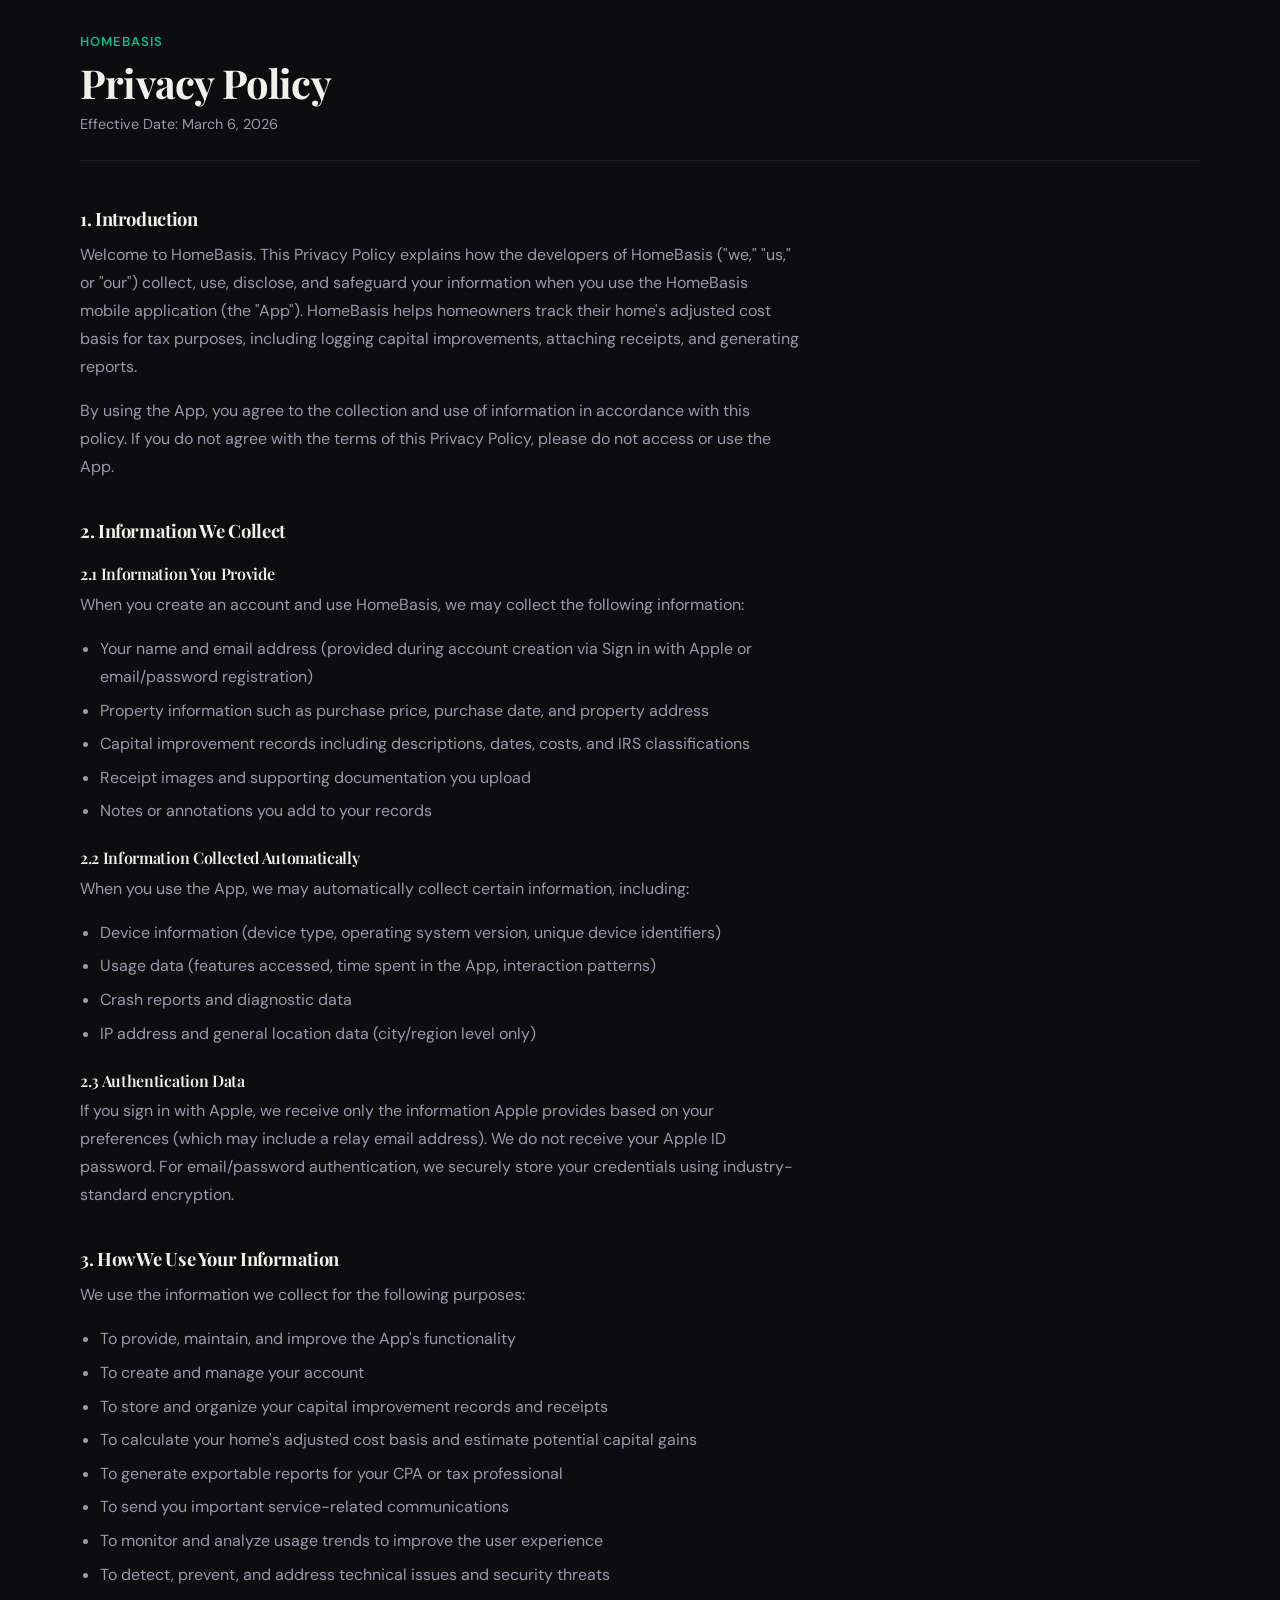
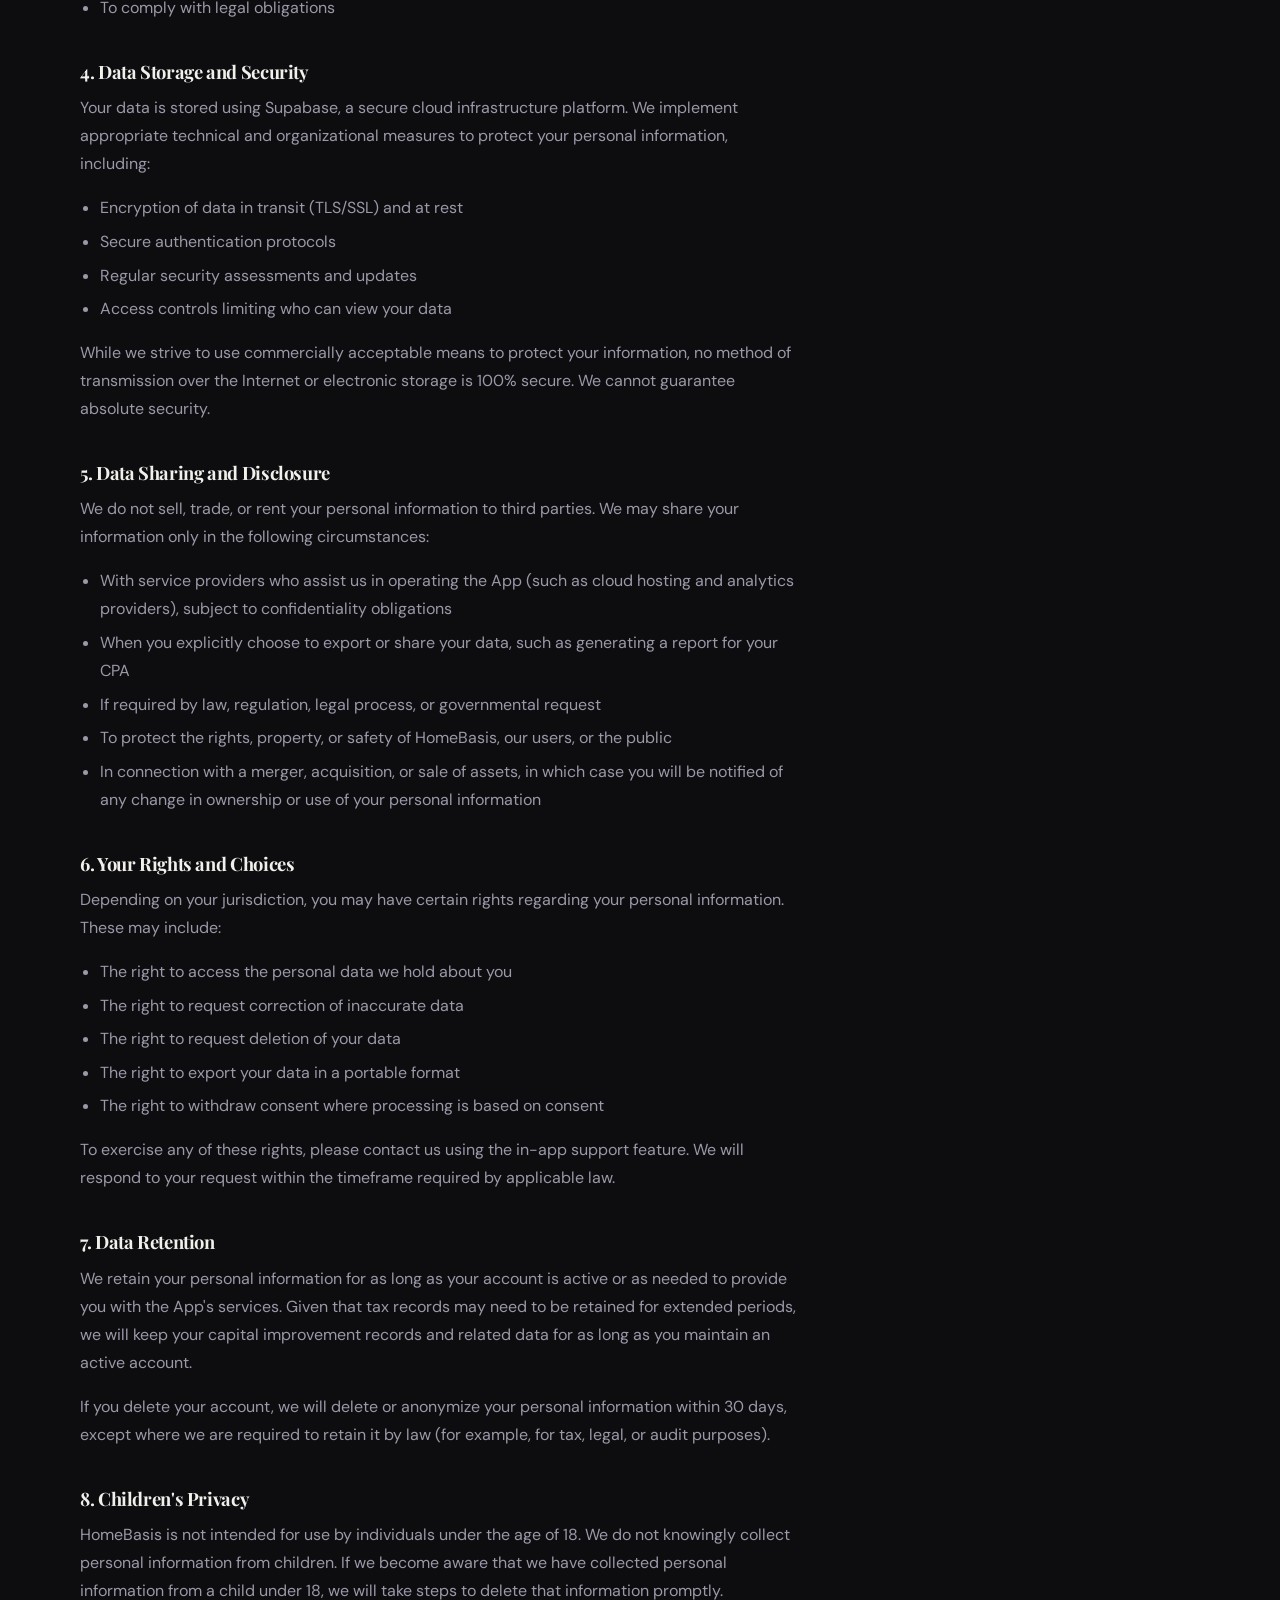
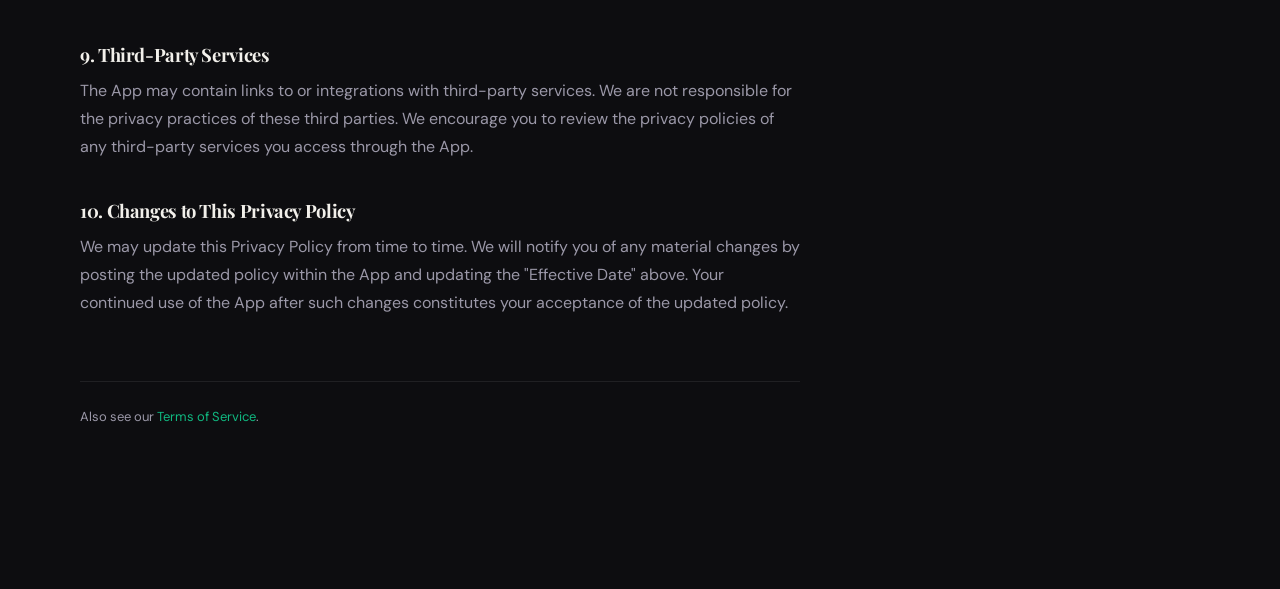
<file: homebasis/privacy.html>
<!DOCTYPE html>
<html lang="en">
<head>
  <meta charset="UTF-8">
  <meta name="viewport" content="width=device-width, initial-scale=1.0">
  <meta name="robots" content="noindex, nofollow">
  <title>Privacy Policy — HomeBasis</title>

  <link rel="icon" type="image/svg+xml" href="../assets/icons/favicon.svg">

  <link rel="preconnect" href="https://fonts.googleapis.com">
  <link rel="preconnect" href="https://fonts.gstatic.com" crossorigin>
  <link href="https://fonts.googleapis.com/css2?family=Playfair+Display:ital,wght@0,700;0,900;1,400&family=DM+Sans:wght@400;500;600&display=swap" rel="stylesheet">

  <link rel="stylesheet" href="../css/style.css">

  <style>
    .legal-header {
      padding: 2rem 0 1.5rem;
      border-bottom: 1px solid var(--border);
      margin-bottom: 3rem;
    }
    .legal-header .back-link {
      display: inline-flex;
      align-items: center;
      gap: 0.4em;
      color: var(--text-secondary);
      font-size: 0.875rem;
      margin-bottom: 2rem;
      transition: color var(--transition);
    }
    .legal-header .back-link:hover {
      color: var(--accent);
    }
    .legal-header .app-label {
      font-size: 0.8125rem;
      font-weight: 600;
      letter-spacing: 0.08em;
      text-transform: uppercase;
      color: var(--accent);
      margin-bottom: 0.5rem;
    }
    .legal-header h1 {
      font-family: var(--font-display);
      font-size: clamp(1.75rem, 4vw, 2.5rem);
      font-weight: 700;
      color: var(--text-primary);
      margin-bottom: 0.5rem;
    }
    .legal-header .effective-date {
      color: var(--text-secondary);
      font-size: 0.9rem;
    }

    .legal-content {
      max-width: 720px;
      padding-bottom: 6rem;
    }
    .legal-content h2 {
      font-family: var(--font-display);
      font-size: 1.15rem;
      font-weight: 700;
      color: var(--text-primary);
      margin-top: 2.5rem;
      margin-bottom: 0.75rem;
    }
    .legal-content h3 {
      font-size: 1rem;
      font-weight: 600;
      color: var(--text-primary);
      margin-top: 1.5rem;
      margin-bottom: 0.5rem;
    }
    .legal-content p {
      color: var(--text-secondary);
      line-height: 1.75;
      margin-bottom: 1rem;
    }
    .legal-content p:last-child {
      margin-bottom: 0;
    }
    .legal-content ul {
      color: var(--text-secondary);
      line-height: 1.75;
      padding-left: 1.25rem;
      margin-bottom: 1rem;
    }
    .legal-content ul li {
      margin-bottom: 0.35rem;
    }
    .legal-footer {
      margin-top: 4rem;
      padding-top: 1.5rem;
      border-top: 1px solid var(--border);
      color: var(--text-secondary);
      font-size: 0.8125rem;
    }
    .legal-footer a {
      color: var(--accent);
    }
  </style>
</head>
<body>
  <main class="container">

    <header class="legal-header">
      <p class="app-label">HomeBasis</p>
      <h1>Privacy Policy</h1>
      <p class="effective-date">Effective Date: March 6, 2026</p>
    </header>

    <div class="legal-content">

      <h2>1. Introduction</h2>
      <p>Welcome to HomeBasis. This Privacy Policy explains how the developers of HomeBasis ("we," "us," or "our") collect, use, disclose, and safeguard your information when you use the HomeBasis mobile application (the "App"). HomeBasis helps homeowners track their home's adjusted cost basis for tax purposes, including logging capital improvements, attaching receipts, and generating reports.</p>
      <p>By using the App, you agree to the collection and use of information in accordance with this policy. If you do not agree with the terms of this Privacy Policy, please do not access or use the App.</p>

      <h2>2. Information We Collect</h2>

      <h3>2.1 Information You Provide</h3>
      <p>When you create an account and use HomeBasis, we may collect the following information:</p>
      <ul>
        <li>Your name and email address (provided during account creation via Sign in with Apple or email/password registration)</li>
        <li>Property information such as purchase price, purchase date, and property address</li>
        <li>Capital improvement records including descriptions, dates, costs, and IRS classifications</li>
        <li>Receipt images and supporting documentation you upload</li>
        <li>Notes or annotations you add to your records</li>
      </ul>

      <h3>2.2 Information Collected Automatically</h3>
      <p>When you use the App, we may automatically collect certain information, including:</p>
      <ul>
        <li>Device information (device type, operating system version, unique device identifiers)</li>
        <li>Usage data (features accessed, time spent in the App, interaction patterns)</li>
        <li>Crash reports and diagnostic data</li>
        <li>IP address and general location data (city/region level only)</li>
      </ul>

      <h3>2.3 Authentication Data</h3>
      <p>If you sign in with Apple, we receive only the information Apple provides based on your preferences (which may include a relay email address). We do not receive your Apple ID password. For email/password authentication, we securely store your credentials using industry-standard encryption.</p>

      <h2>3. How We Use Your Information</h2>
      <p>We use the information we collect for the following purposes:</p>
      <ul>
        <li>To provide, maintain, and improve the App's functionality</li>
        <li>To create and manage your account</li>
        <li>To store and organize your capital improvement records and receipts</li>
        <li>To calculate your home's adjusted cost basis and estimate potential capital gains</li>
        <li>To generate exportable reports for your CPA or tax professional</li>
        <li>To send you important service-related communications</li>
        <li>To monitor and analyze usage trends to improve the user experience</li>
        <li>To detect, prevent, and address technical issues and security threats</li>
        <li>To comply with legal obligations</li>
      </ul>

      <h2>4. Data Storage and Security</h2>
      <p>Your data is stored using Supabase, a secure cloud infrastructure platform. We implement appropriate technical and organizational measures to protect your personal information, including:</p>
      <ul>
        <li>Encryption of data in transit (TLS/SSL) and at rest</li>
        <li>Secure authentication protocols</li>
        <li>Regular security assessments and updates</li>
        <li>Access controls limiting who can view your data</li>
      </ul>
      <p>While we strive to use commercially acceptable means to protect your information, no method of transmission over the Internet or electronic storage is 100% secure. We cannot guarantee absolute security.</p>

      <h2>5. Data Sharing and Disclosure</h2>
      <p>We do not sell, trade, or rent your personal information to third parties. We may share your information only in the following circumstances:</p>
      <ul>
        <li>With service providers who assist us in operating the App (such as cloud hosting and analytics providers), subject to confidentiality obligations</li>
        <li>When you explicitly choose to export or share your data, such as generating a report for your CPA</li>
        <li>If required by law, regulation, legal process, or governmental request</li>
        <li>To protect the rights, property, or safety of HomeBasis, our users, or the public</li>
        <li>In connection with a merger, acquisition, or sale of assets, in which case you will be notified of any change in ownership or use of your personal information</li>
      </ul>

      <h2>6. Your Rights and Choices</h2>
      <p>Depending on your jurisdiction, you may have certain rights regarding your personal information. These may include:</p>
      <ul>
        <li>The right to access the personal data we hold about you</li>
        <li>The right to request correction of inaccurate data</li>
        <li>The right to request deletion of your data</li>
        <li>The right to export your data in a portable format</li>
        <li>The right to withdraw consent where processing is based on consent</li>
      </ul>
      <p>To exercise any of these rights, please contact us using the in-app support feature. We will respond to your request within the timeframe required by applicable law.</p>

      <h2>7. Data Retention</h2>
      <p>We retain your personal information for as long as your account is active or as needed to provide you with the App's services. Given that tax records may need to be retained for extended periods, we will keep your capital improvement records and related data for as long as you maintain an active account.</p>
      <p>If you delete your account, we will delete or anonymize your personal information within 30 days, except where we are required to retain it by law (for example, for tax, legal, or audit purposes).</p>

      <h2>8. Children's Privacy</h2>
      <p>HomeBasis is not intended for use by individuals under the age of 18. We do not knowingly collect personal information from children. If we become aware that we have collected personal information from a child under 18, we will take steps to delete that information promptly.</p>

      <h2>9. Third-Party Services</h2>
      <p>The App may contain links to or integrations with third-party services. We are not responsible for the privacy practices of these third parties. We encourage you to review the privacy policies of any third-party services you access through the App.</p>

      <h2>10. Changes to This Privacy Policy</h2>
      <p>We may update this Privacy Policy from time to time. We will notify you of any material changes by posting the updated policy within the App and updating the "Effective Date" above. Your continued use of the App after such changes constitutes your acceptance of the updated policy.</p>

      <footer class="legal-footer">
        <p>Also see our <a href="terms.html">Terms of Service</a>.</p>
      </footer>

    </div>
  </main>
</body>
</html>
</file>
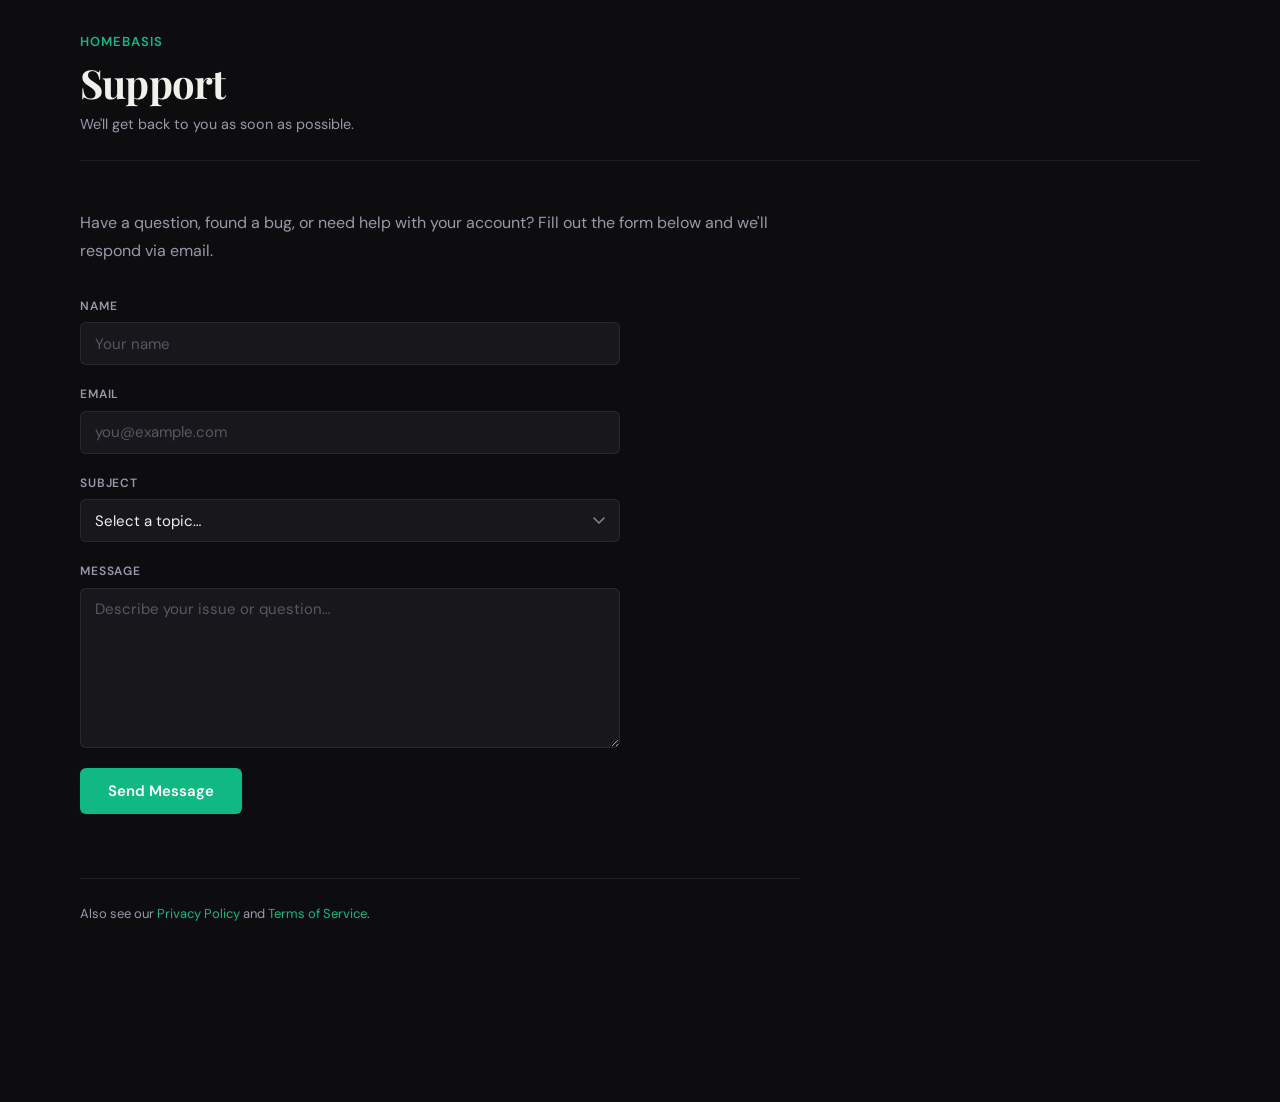
<file: homebasis/support.html>
<!DOCTYPE html>
<html lang="en">
<head>
  <meta charset="UTF-8">
  <meta name="viewport" content="width=device-width, initial-scale=1.0">
  <meta name="robots" content="noindex, nofollow">
  <title>Support — HomeBasis</title>

  <link rel="icon" type="image/svg+xml" href="../assets/icons/favicon.svg">

  <link rel="preconnect" href="https://fonts.googleapis.com">
  <link rel="preconnect" href="https://fonts.gstatic.com" crossorigin>
  <link href="https://fonts.googleapis.com/css2?family=Playfair+Display:ital,wght@0,700;0,900;1,400&family=DM+Sans:wght@400;500;600&display=swap" rel="stylesheet">

  <link rel="stylesheet" href="../css/style.css">

  <style>
    .legal-header {
      padding: 2rem 0 1.5rem;
      border-bottom: 1px solid var(--border);
      margin-bottom: 3rem;
    }
    .legal-header .back-link {
      display: inline-flex;
      align-items: center;
      gap: 0.4em;
      color: var(--text-secondary);
      font-size: 0.875rem;
      margin-bottom: 2rem;
      transition: color var(--transition);
    }
    .legal-header .back-link:hover {
      color: var(--accent);
    }
    .legal-header .app-label {
      font-size: 0.8125rem;
      font-weight: 600;
      letter-spacing: 0.08em;
      text-transform: uppercase;
      color: var(--accent);
      margin-bottom: 0.5rem;
    }
    .legal-header h1 {
      font-family: var(--font-display);
      font-size: clamp(1.75rem, 4vw, 2.5rem);
      font-weight: 700;
      color: var(--text-primary);
      margin-bottom: 0.5rem;
    }
    .legal-header .effective-date {
      color: var(--text-secondary);
      font-size: 0.9rem;
    }

    .legal-content {
      max-width: 720px;
      padding-bottom: 6rem;
    }
    .legal-content p {
      color: var(--text-secondary);
      line-height: 1.75;
      margin-bottom: 1rem;
    }
    .legal-footer {
      margin-top: 4rem;
      padding-top: 1.5rem;
      border-top: 1px solid var(--border);
      color: var(--text-secondary);
      font-size: 0.8125rem;
    }
    .legal-footer a {
      color: var(--accent);
    }

    /* Support form */
    .support-form {
      max-width: 540px;
      display: flex;
      flex-direction: column;
      gap: 1.25rem;
      margin-top: 2rem;
    }
    .form-group {
      display: flex;
      flex-direction: column;
      gap: 0.4rem;
    }
    .form-group label {
      font-size: 0.75rem;
      font-weight: 600;
      letter-spacing: 0.07em;
      text-transform: uppercase;
      color: var(--text-secondary);
    }
    .form-group input,
    .form-group select,
    .form-group textarea {
      width: 100%;
      background: var(--surface);
      border: 1px solid var(--border);
      border-radius: 6px;
      padding: 0.65rem 0.875rem;
      color: var(--text-primary);
      font-family: var(--font-body);
      font-size: 0.9375rem;
      transition: border-color var(--transition), box-shadow var(--transition);
      box-sizing: border-box;
      appearance: none;
      -webkit-appearance: none;
    }
    .form-group select {
      background-image: url("data:image/svg+xml,%3Csvg xmlns='http://www.w3.org/2000/svg' width='12' height='8' viewBox='0 0 12 8'%3E%3Cpath d='M1 1l5 5 5-5' stroke='%23888' stroke-width='1.5' fill='none' stroke-linecap='round' stroke-linejoin='round'/%3E%3C/svg%3E");
      background-repeat: no-repeat;
      background-position: right 0.875rem center;
      padding-right: 2.25rem;
    }
    .form-group textarea {
      min-height: 160px;
      resize: vertical;
    }
    .form-group input:focus,
    .form-group select:focus,
    .form-group textarea:focus {
      outline: none;
      border-color: var(--accent);
      box-shadow: 0 0 0 3px color-mix(in srgb, var(--accent) 20%, transparent);
    }
    .form-group input::placeholder,
    .form-group textarea::placeholder {
      color: var(--text-secondary);
      opacity: 0.5;
    }
    .btn-submit {
      align-self: flex-start;
      background: var(--accent);
      color: #fff;
      border: none;
      border-radius: 6px;
      padding: 0.7rem 1.75rem;
      font-family: var(--font-body);
      font-size: 0.9375rem;
      font-weight: 600;
      cursor: pointer;
      transition: opacity var(--transition), transform var(--transition);
    }
    .btn-submit:hover:not(:disabled) {
      opacity: 0.88;
      transform: translateY(-1px);
    }
    .btn-submit:disabled {
      opacity: 0.5;
      cursor: not-allowed;
    }
    .form-status {
      display: none;
      padding: 0.875rem 1rem;
      border-radius: 6px;
      font-size: 0.9rem;
      line-height: 1.5;
    }
    .form-status.success {
      display: block;
      background: color-mix(in srgb, #b8f564 12%, transparent);
      border: 1px solid color-mix(in srgb, #b8f564 40%, transparent);
      color: #b8f564;
    }
    .form-status.error {
      display: block;
      background: color-mix(in srgb, #ff5c35 12%, transparent);
      border: 1px solid color-mix(in srgb, #ff5c35 40%, transparent);
      color: #ff5c35;
    }
    /* Hide honeypot */
    .botcheck {
      display: none !important;
    }

    /* Success confirmation panel */
    .success-panel {
      max-width: 540px;
      margin-top: 2rem;
      padding: 2.5rem 2rem;
      background: var(--surface);
      border: 1px solid var(--border);
      border-radius: 10px;
      text-align: center;
    }
    .success-icon {
      width: 3rem;
      height: 3rem;
      line-height: 3rem;
      border-radius: 50%;
      background: color-mix(in srgb, #b8f564 15%, transparent);
      border: 1px solid color-mix(in srgb, #b8f564 40%, transparent);
      color: #b8f564;
      font-size: 1.375rem;
      margin: 0 auto 1.25rem;
    }
    .success-panel h2 {
      font-family: var(--font-display);
      font-size: 1.35rem;
      font-weight: 700;
      color: var(--text-primary);
      margin-bottom: 0.6rem;
    }
    .success-panel p {
      color: var(--text-secondary);
      line-height: 1.75;
      margin: 0;
    }
  </style>
</head>
<body>
  <main class="container">

    <header class="legal-header">
      <p class="app-label">HomeBasis</p>
      <h1>Support</h1>
      <p class="effective-date">We'll get back to you as soon as possible.</p>
    </header>

    <div class="legal-content">

      <p>Have a question, found a bug, or need help with your account? Fill out the form below and we'll respond via email.</p>

      <form class="support-form" id="supportForm">
        <!-- Web3Forms access key — no email address in source -->
        <input type="hidden" name="access_key" value="e4eb696d-c543-4e8f-b738-70c8ca590126">
        <!-- Stay on page after submit (handled via fetch) -->
        <input type="hidden" name="redirect" value="">
        <!-- Honeypot spam field -->
        <input type="checkbox" name="botcheck" class="botcheck" tabindex="-1" autocomplete="off">

        <div class="form-group">
          <label for="name">Name</label>
          <input type="text" id="name" name="name" required placeholder="Your name">
        </div>

        <div class="form-group">
          <label for="email">Email</label>
          <input type="email" id="email" name="email" required placeholder="you@example.com">
        </div>

        <div class="form-group">
          <label for="subject">Subject</label>
          <select id="subject" name="subject" required>
            <option value="" disabled selected>Select a topic…</option>
            <option value="Account Issue">Account Issue</option>
            <option value="Bug Report">Bug Report</option>
            <option value="Data / Privacy Question">Data / Privacy Question</option>
            <option value="Feature Request">Feature Request</option>
            <option value="Other">Other</option>
          </select>
        </div>

        <div class="form-group">
          <label for="message">Message</label>
          <textarea id="message" name="message" required placeholder="Describe your issue or question…"></textarea>
        </div>

        <div class="form-status" id="formStatus" role="alert" aria-live="polite"></div>

        <button type="submit" class="btn-submit" id="submitBtn">Send Message</button>
      </form>

      <div class="success-panel" id="successPanel" hidden>
        <div class="success-icon" aria-hidden="true">&#10003;</div>
        <h2>Message received!</h2>
        <p>Thanks for reaching out. We'll get back to you at the email you provided as soon as we can.</p>
      </div>

      <footer class="legal-footer">
        <p>Also see our <a href="privacy.html">Privacy Policy</a> and <a href="terms.html">Terms of Service</a>.</p>
      </footer>

    </div>
  </main>

  <script>
    const form = document.getElementById('supportForm');
    const statusEl = document.getElementById('formStatus');
    const submitBtn = document.getElementById('submitBtn');
    const successPanel = document.getElementById('successPanel');

    form.addEventListener('submit', async (e) => {
      e.preventDefault();

      submitBtn.disabled = true;
      submitBtn.textContent = 'Sending…';
      statusEl.className = 'form-status';
      statusEl.textContent = '';

      const data = Object.fromEntries(new FormData(form));

      try {
        const res = await fetch('https://api.web3forms.com/submit', {
          method: 'POST',
          headers: { 'Content-Type': 'application/json', 'Accept': 'application/json' },
          body: JSON.stringify(data),
        });
        const json = await res.json();

        if (json.success) {
          form.hidden = true;
          successPanel.hidden = false;
        } else {
          throw new Error(json.message || 'Submission failed.');
        }
      } catch (err) {
        statusEl.className = 'form-status error';
        statusEl.textContent = 'Something went wrong. Please try again or email us directly.';
      } finally {
        submitBtn.disabled = false;
        submitBtn.textContent = 'Send Message';
      }
    });
  </script>
</body>
</html>
</file>
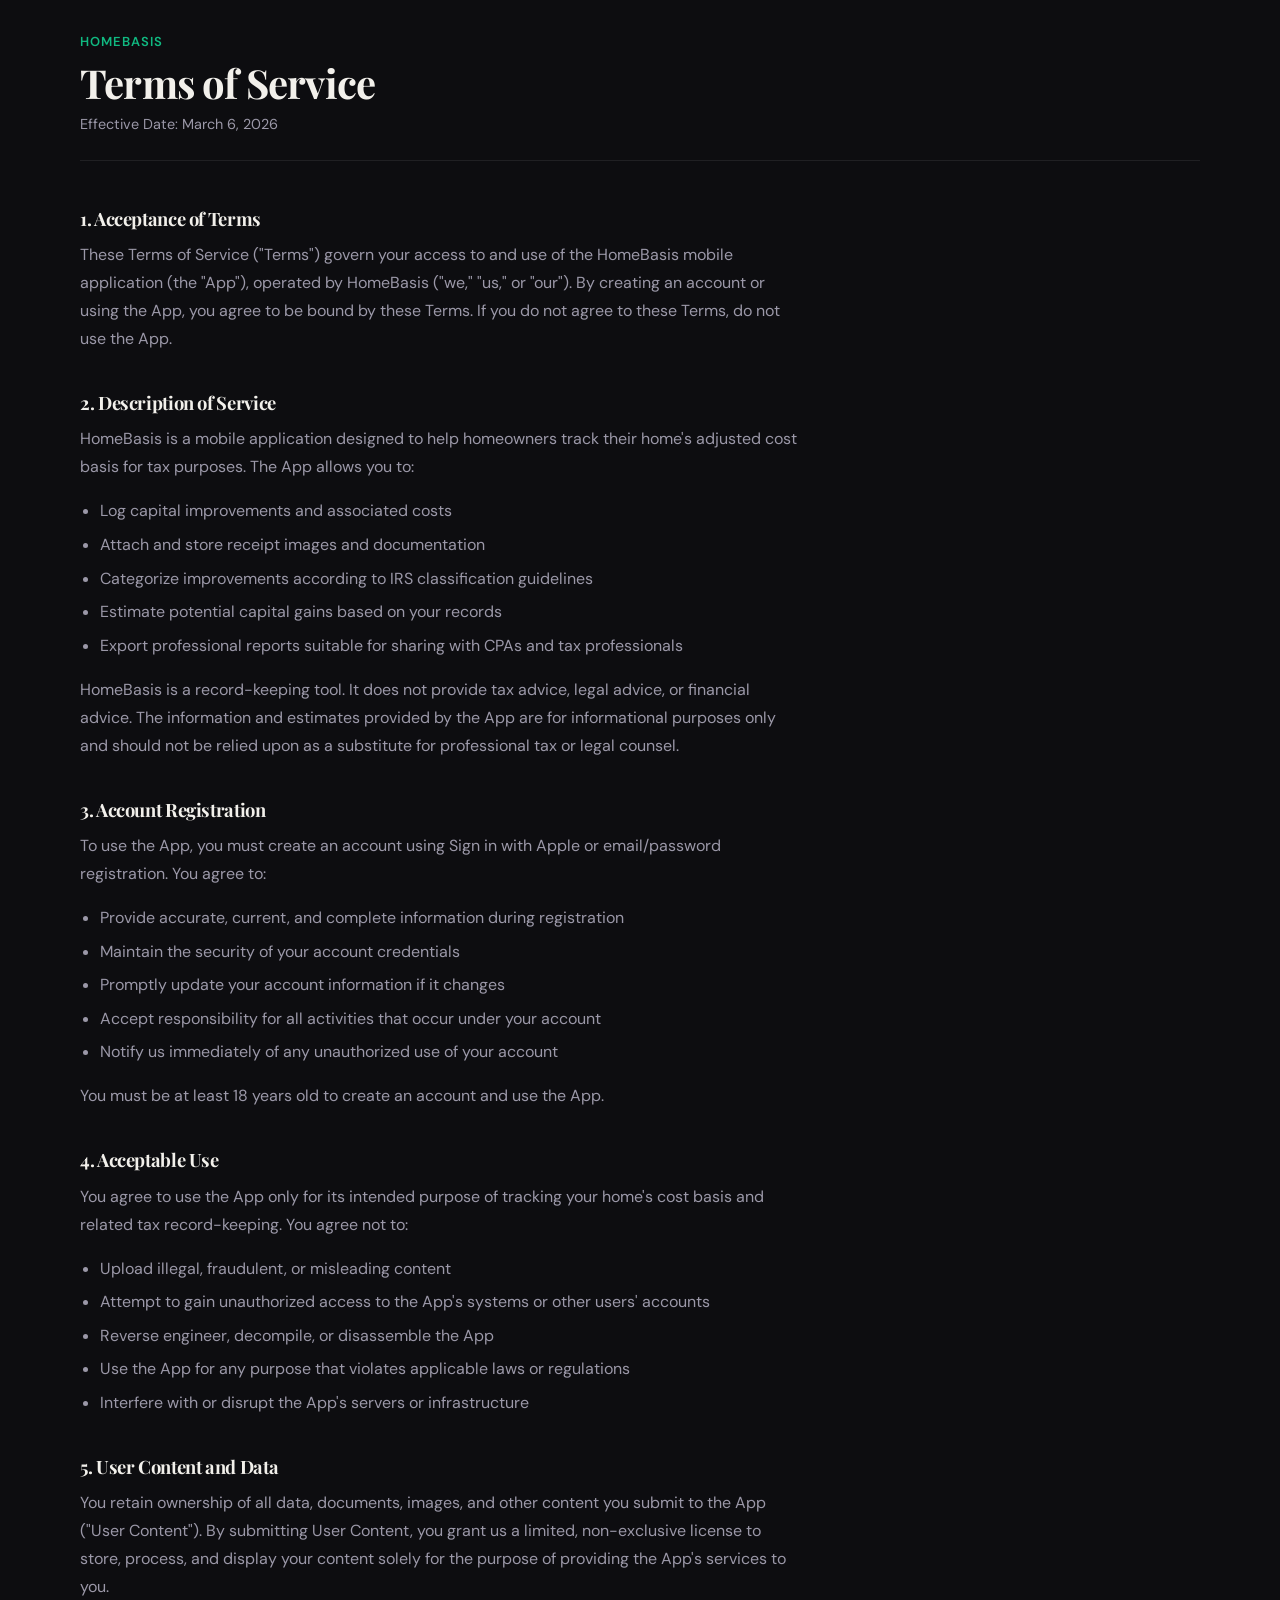
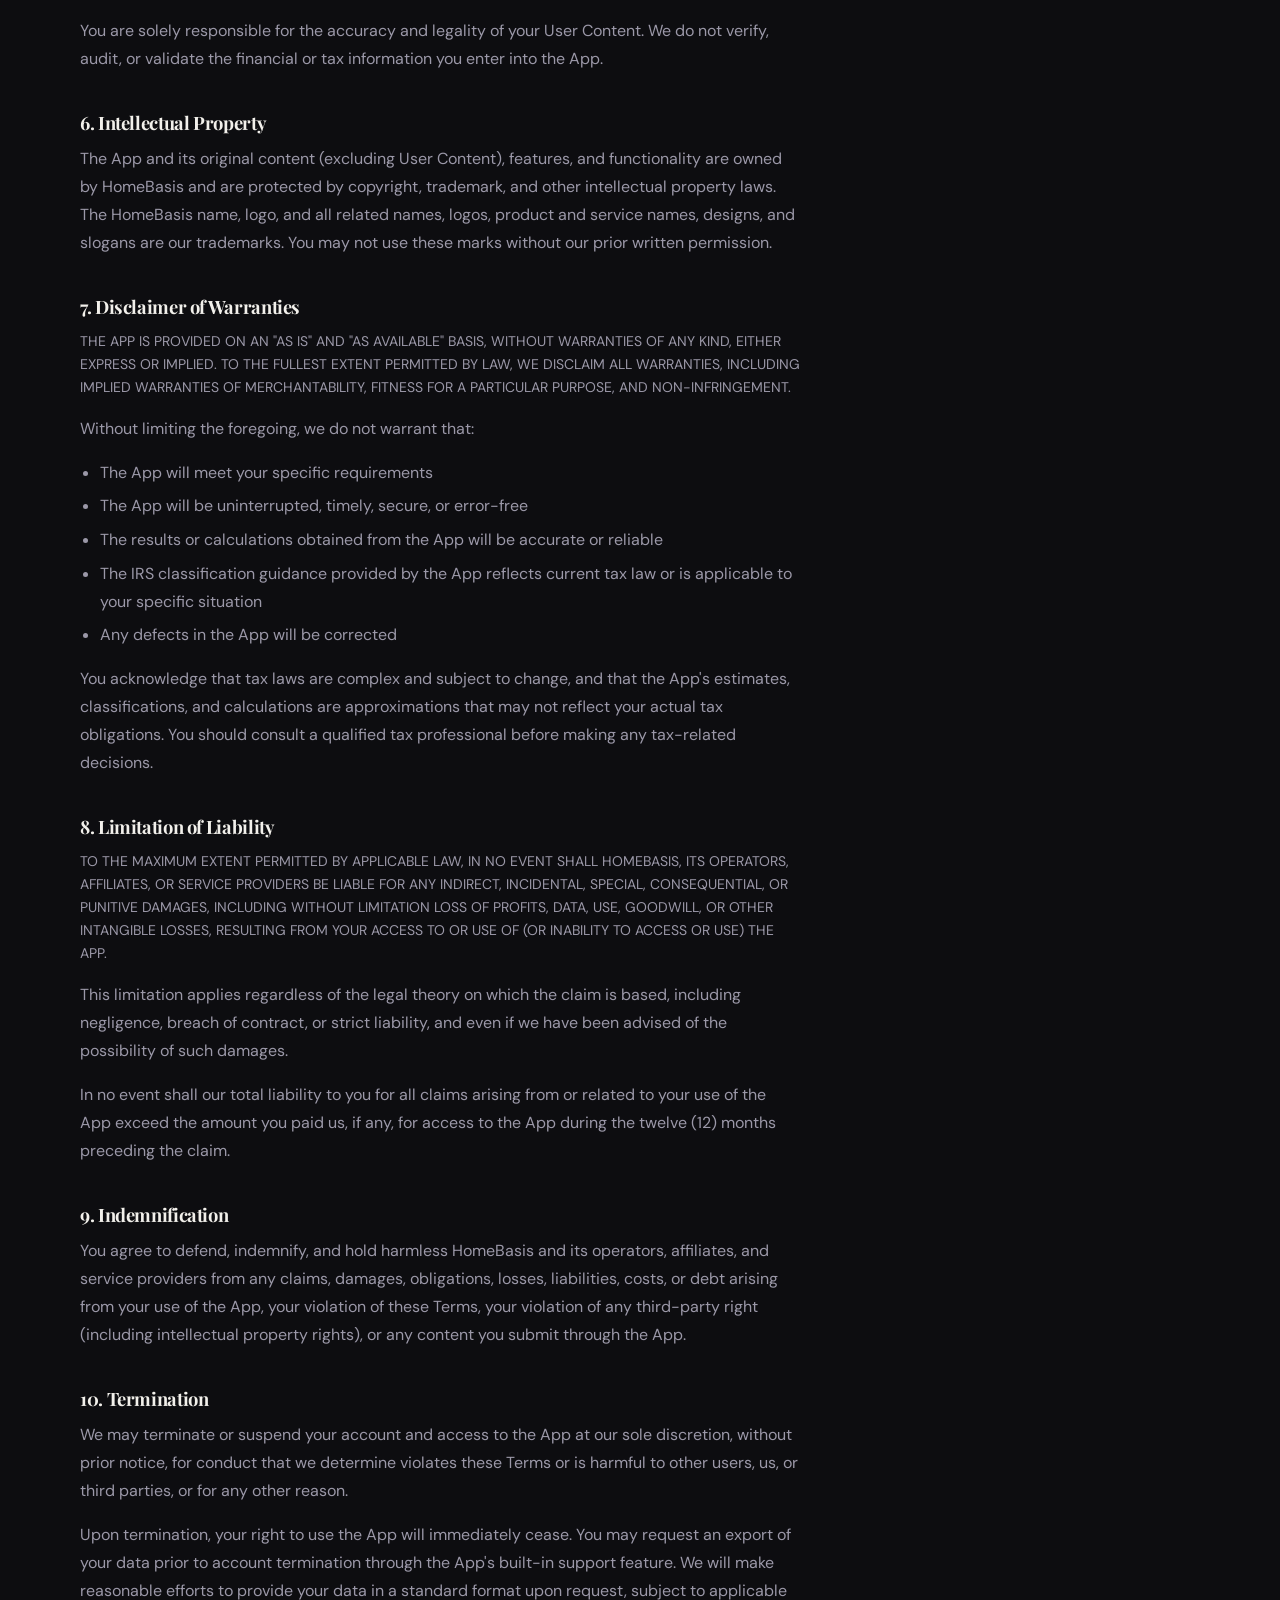
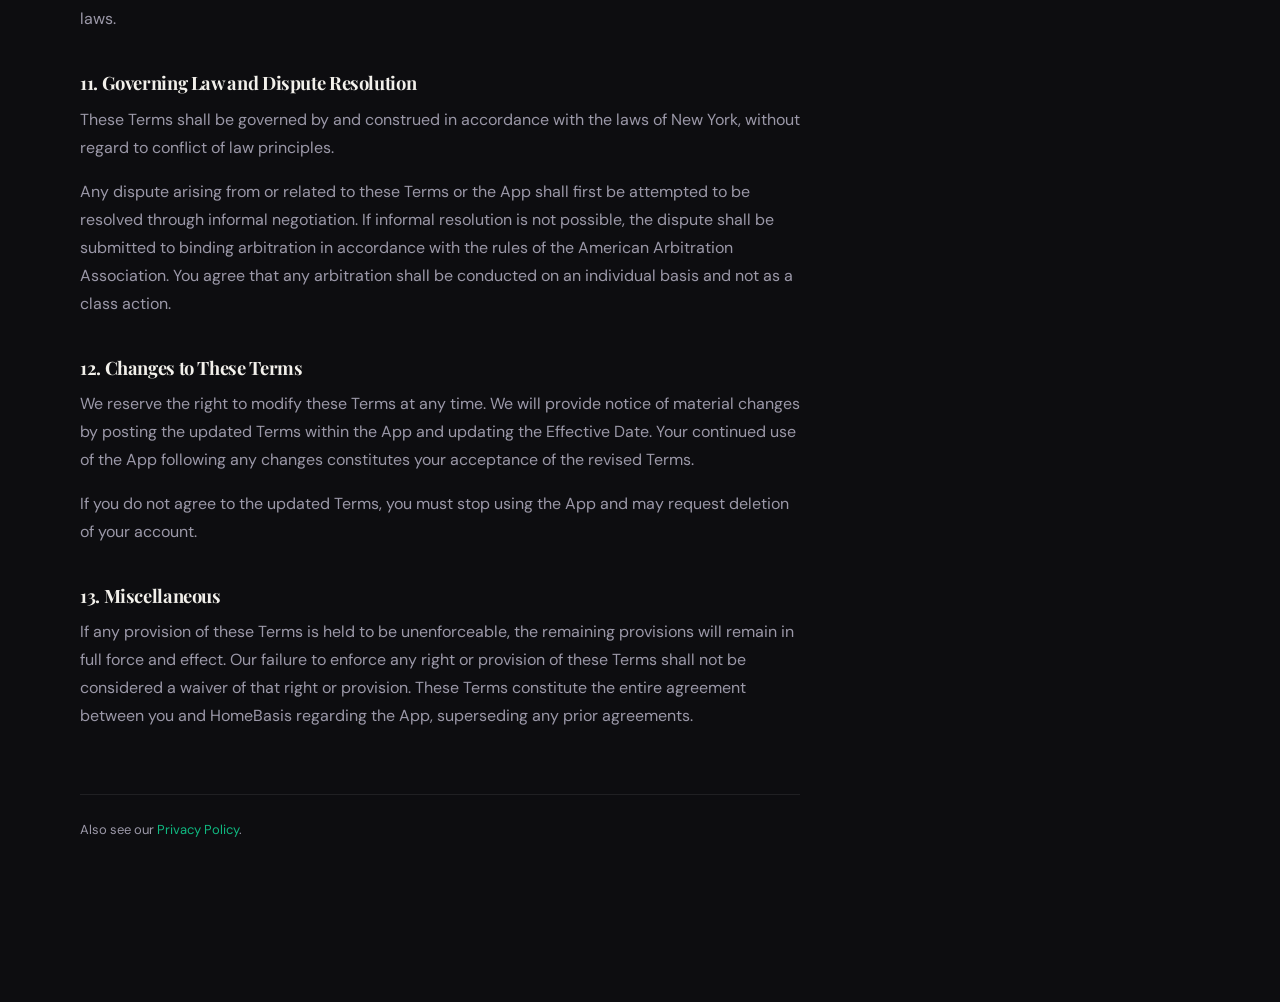
<file: homebasis/terms.html>
<!DOCTYPE html>
<html lang="en">
<head>
  <meta charset="UTF-8">
  <meta name="viewport" content="width=device-width, initial-scale=1.0">
  <meta name="robots" content="noindex, nofollow">
  <title>Terms of Service — HomeBasis</title>

  <link rel="icon" type="image/svg+xml" href="../assets/icons/favicon.svg">

  <link rel="preconnect" href="https://fonts.googleapis.com">
  <link rel="preconnect" href="https://fonts.gstatic.com" crossorigin>
  <link href="https://fonts.googleapis.com/css2?family=Playfair+Display:ital,wght@0,700;0,900;1,400&family=DM+Sans:wght@400;500;600&display=swap" rel="stylesheet">

  <link rel="stylesheet" href="../css/style.css">

  <style>
    .legal-header {
      padding: 2rem 0 1.5rem;
      border-bottom: 1px solid var(--border);
      margin-bottom: 3rem;
    }
    .legal-header .back-link {
      display: inline-flex;
      align-items: center;
      gap: 0.4em;
      color: var(--text-secondary);
      font-size: 0.875rem;
      margin-bottom: 2rem;
      transition: color var(--transition);
    }
    .legal-header .back-link:hover {
      color: var(--accent);
    }
    .legal-header .app-label {
      font-size: 0.8125rem;
      font-weight: 600;
      letter-spacing: 0.08em;
      text-transform: uppercase;
      color: var(--accent);
      margin-bottom: 0.5rem;
    }
    .legal-header h1 {
      font-family: var(--font-display);
      font-size: clamp(1.75rem, 4vw, 2.5rem);
      font-weight: 700;
      color: var(--text-primary);
      margin-bottom: 0.5rem;
    }
    .legal-header .effective-date {
      color: var(--text-secondary);
      font-size: 0.9rem;
    }

    .legal-content {
      max-width: 720px;
      padding-bottom: 6rem;
    }
    .legal-content h2 {
      font-family: var(--font-display);
      font-size: 1.15rem;
      font-weight: 700;
      color: var(--text-primary);
      margin-top: 2.5rem;
      margin-bottom: 0.75rem;
    }
    .legal-content p {
      color: var(--text-secondary);
      line-height: 1.75;
      margin-bottom: 1rem;
    }
    .legal-content p:last-child {
      margin-bottom: 0;
    }
    .legal-content ul {
      color: var(--text-secondary);
      line-height: 1.75;
      padding-left: 1.25rem;
      margin-bottom: 1rem;
    }
    .legal-content ul li {
      margin-bottom: 0.35rem;
    }
    .legal-content .caps {
      font-size: 0.875rem;
      line-height: 1.65;
    }
    .legal-footer {
      margin-top: 4rem;
      padding-top: 1.5rem;
      border-top: 1px solid var(--border);
      color: var(--text-secondary);
      font-size: 0.8125rem;
    }
    .legal-footer a {
      color: var(--accent);
    }
  </style>
</head>
<body>
  <main class="container">

    <header class="legal-header">
      <p class="app-label">HomeBasis</p>
      <h1>Terms of Service</h1>
      <p class="effective-date">Effective Date: March 6, 2026</p>
    </header>

    <div class="legal-content">

      <h2>1. Acceptance of Terms</h2>
      <p>These Terms of Service ("Terms") govern your access to and use of the HomeBasis mobile application (the "App"), operated by HomeBasis ("we," "us," or "our"). By creating an account or using the App, you agree to be bound by these Terms. If you do not agree to these Terms, do not use the App.</p>

      <h2>2. Description of Service</h2>
      <p>HomeBasis is a mobile application designed to help homeowners track their home's adjusted cost basis for tax purposes. The App allows you to:</p>
      <ul>
        <li>Log capital improvements and associated costs</li>
        <li>Attach and store receipt images and documentation</li>
        <li>Categorize improvements according to IRS classification guidelines</li>
        <li>Estimate potential capital gains based on your records</li>
        <li>Export professional reports suitable for sharing with CPAs and tax professionals</li>
      </ul>
      <p>HomeBasis is a record-keeping tool. It does not provide tax advice, legal advice, or financial advice. The information and estimates provided by the App are for informational purposes only and should not be relied upon as a substitute for professional tax or legal counsel.</p>

      <h2>3. Account Registration</h2>
      <p>To use the App, you must create an account using Sign in with Apple or email/password registration. You agree to:</p>
      <ul>
        <li>Provide accurate, current, and complete information during registration</li>
        <li>Maintain the security of your account credentials</li>
        <li>Promptly update your account information if it changes</li>
        <li>Accept responsibility for all activities that occur under your account</li>
        <li>Notify us immediately of any unauthorized use of your account</li>
      </ul>
      <p>You must be at least 18 years old to create an account and use the App.</p>

      <h2>4. Acceptable Use</h2>
      <p>You agree to use the App only for its intended purpose of tracking your home's cost basis and related tax record-keeping. You agree not to:</p>
      <ul>
        <li>Upload illegal, fraudulent, or misleading content</li>
        <li>Attempt to gain unauthorized access to the App's systems or other users' accounts</li>
        <li>Reverse engineer, decompile, or disassemble the App</li>
        <li>Use the App for any purpose that violates applicable laws or regulations</li>
        <li>Interfere with or disrupt the App's servers or infrastructure</li>
      </ul>

      <h2>5. User Content and Data</h2>
      <p>You retain ownership of all data, documents, images, and other content you submit to the App ("User Content"). By submitting User Content, you grant us a limited, non-exclusive license to store, process, and display your content solely for the purpose of providing the App's services to you.</p>
      <p>You are solely responsible for the accuracy and legality of your User Content. We do not verify, audit, or validate the financial or tax information you enter into the App.</p>

      <h2>6. Intellectual Property</h2>
      <p>The App and its original content (excluding User Content), features, and functionality are owned by HomeBasis and are protected by copyright, trademark, and other intellectual property laws. The HomeBasis name, logo, and all related names, logos, product and service names, designs, and slogans are our trademarks. You may not use these marks without our prior written permission.</p>

      <h2>7. Disclaimer of Warranties</h2>
      <p class="caps">THE APP IS PROVIDED ON AN "AS IS" AND "AS AVAILABLE" BASIS, WITHOUT WARRANTIES OF ANY KIND, EITHER EXPRESS OR IMPLIED. TO THE FULLEST EXTENT PERMITTED BY LAW, WE DISCLAIM ALL WARRANTIES, INCLUDING IMPLIED WARRANTIES OF MERCHANTABILITY, FITNESS FOR A PARTICULAR PURPOSE, AND NON-INFRINGEMENT.</p>
      <p>Without limiting the foregoing, we do not warrant that:</p>
      <ul>
        <li>The App will meet your specific requirements</li>
        <li>The App will be uninterrupted, timely, secure, or error-free</li>
        <li>The results or calculations obtained from the App will be accurate or reliable</li>
        <li>The IRS classification guidance provided by the App reflects current tax law or is applicable to your specific situation</li>
        <li>Any defects in the App will be corrected</li>
      </ul>
      <p>You acknowledge that tax laws are complex and subject to change, and that the App's estimates, classifications, and calculations are approximations that may not reflect your actual tax obligations. You should consult a qualified tax professional before making any tax-related decisions.</p>

      <h2>8. Limitation of Liability</h2>
      <p class="caps">TO THE MAXIMUM EXTENT PERMITTED BY APPLICABLE LAW, IN NO EVENT SHALL HOMEBASIS, ITS OPERATORS, AFFILIATES, OR SERVICE PROVIDERS BE LIABLE FOR ANY INDIRECT, INCIDENTAL, SPECIAL, CONSEQUENTIAL, OR PUNITIVE DAMAGES, INCLUDING WITHOUT LIMITATION LOSS OF PROFITS, DATA, USE, GOODWILL, OR OTHER INTANGIBLE LOSSES, RESULTING FROM YOUR ACCESS TO OR USE OF (OR INABILITY TO ACCESS OR USE) THE APP.</p>
      <p>This limitation applies regardless of the legal theory on which the claim is based, including negligence, breach of contract, or strict liability, and even if we have been advised of the possibility of such damages.</p>
      <p>In no event shall our total liability to you for all claims arising from or related to your use of the App exceed the amount you paid us, if any, for access to the App during the twelve (12) months preceding the claim.</p>

      <h2>9. Indemnification</h2>
      <p>You agree to defend, indemnify, and hold harmless HomeBasis and its operators, affiliates, and service providers from any claims, damages, obligations, losses, liabilities, costs, or debt arising from your use of the App, your violation of these Terms, your violation of any third-party right (including intellectual property rights), or any content you submit through the App.</p>

      <h2>10. Termination</h2>
      <p>We may terminate or suspend your account and access to the App at our sole discretion, without prior notice, for conduct that we determine violates these Terms or is harmful to other users, us, or third parties, or for any other reason.</p>
      <p>Upon termination, your right to use the App will immediately cease. You may request an export of your data prior to account termination through the App's built-in support feature. We will make reasonable efforts to provide your data in a standard format upon request, subject to applicable laws.</p>

      <h2>11. Governing Law and Dispute Resolution</h2>
      <p>These Terms shall be governed by and construed in accordance with the laws of New York, without regard to conflict of law principles.</p>
      <p>Any dispute arising from or related to these Terms or the App shall first be attempted to be resolved through informal negotiation. If informal resolution is not possible, the dispute shall be submitted to binding arbitration in accordance with the rules of the American Arbitration Association. You agree that any arbitration shall be conducted on an individual basis and not as a class action.</p>

      <h2>12. Changes to These Terms</h2>
      <p>We reserve the right to modify these Terms at any time. We will provide notice of material changes by posting the updated Terms within the App and updating the Effective Date. Your continued use of the App following any changes constitutes your acceptance of the revised Terms.</p>
      <p>If you do not agree to the updated Terms, you must stop using the App and may request deletion of your account.</p>

      <h2>13. Miscellaneous</h2>
      <p>If any provision of these Terms is held to be unenforceable, the remaining provisions will remain in full force and effect. Our failure to enforce any right or provision of these Terms shall not be considered a waiver of that right or provision. These Terms constitute the entire agreement between you and HomeBasis regarding the App, superseding any prior agreements.</p>

      <footer class="legal-footer">
        <p>Also see our <a href="privacy.html">Privacy Policy</a>.</p>
      </footer>

    </div>
  </main>
</body>
</html>
</file>
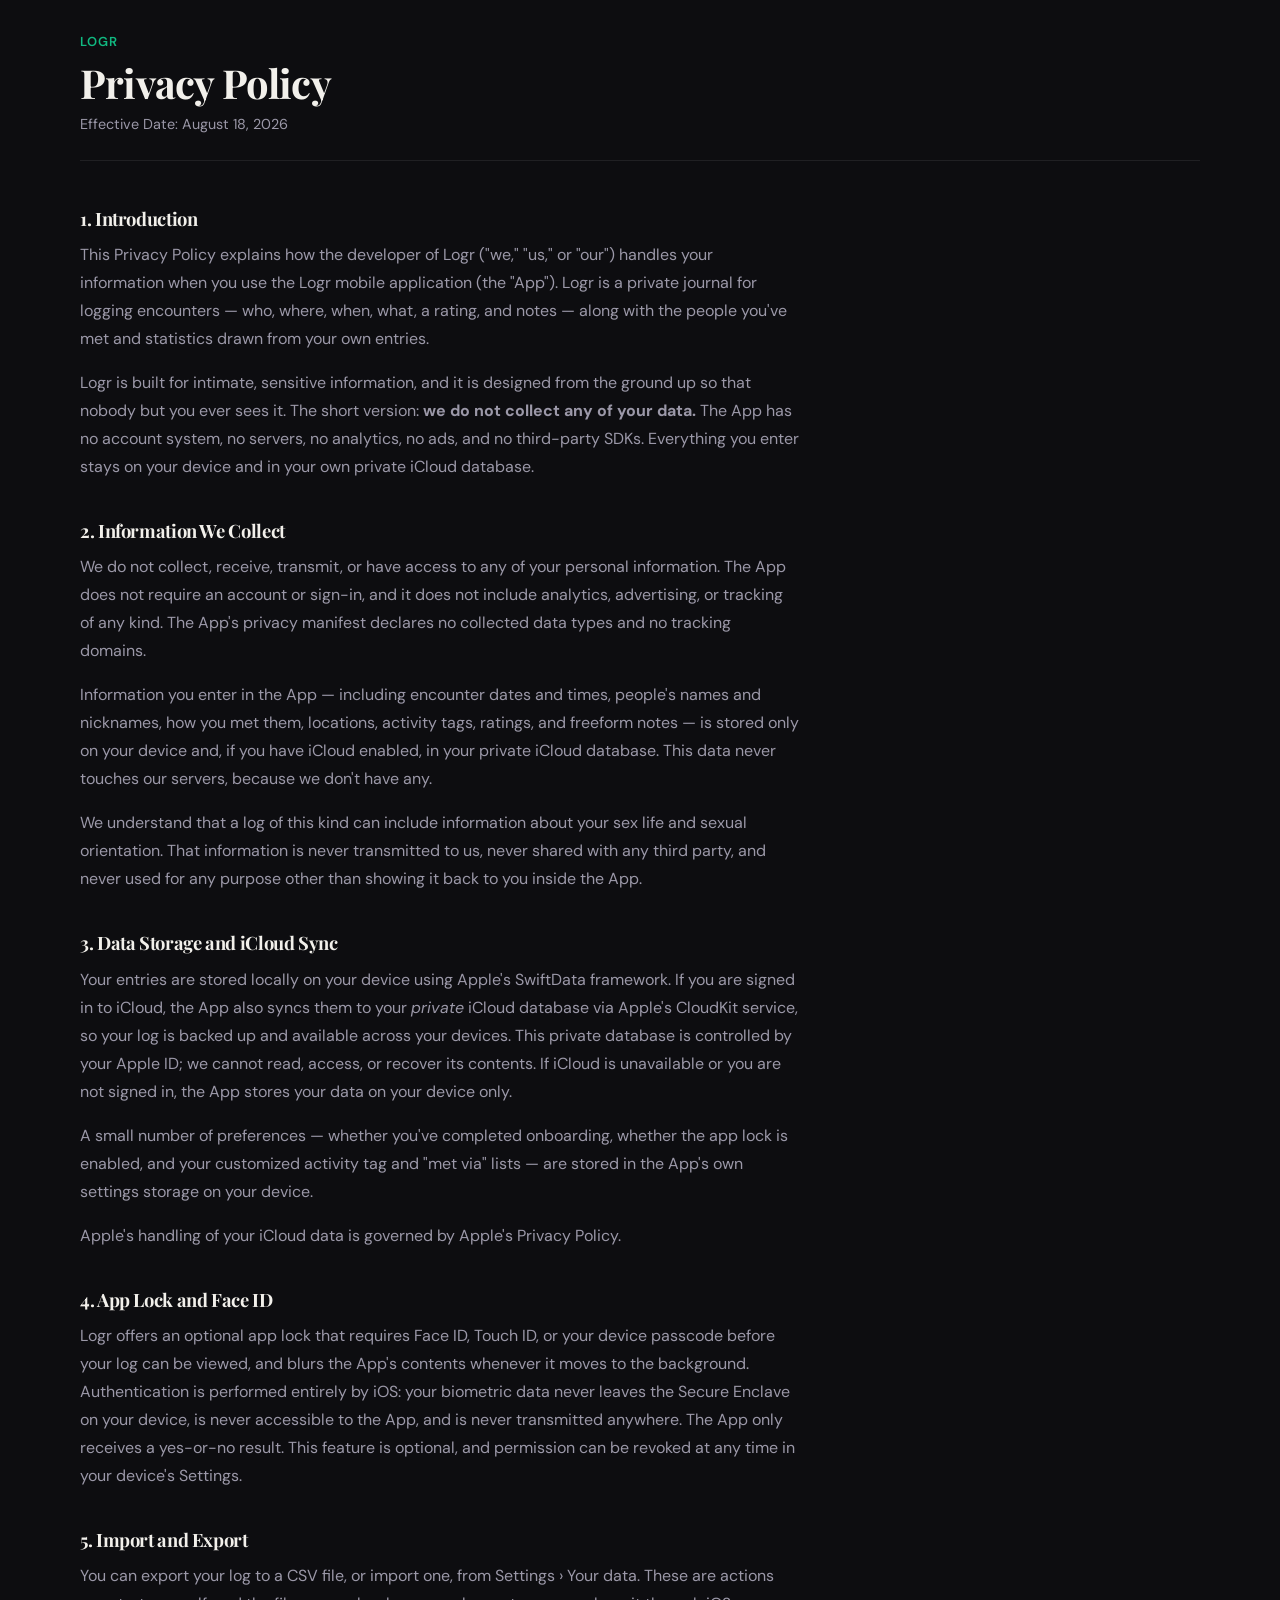
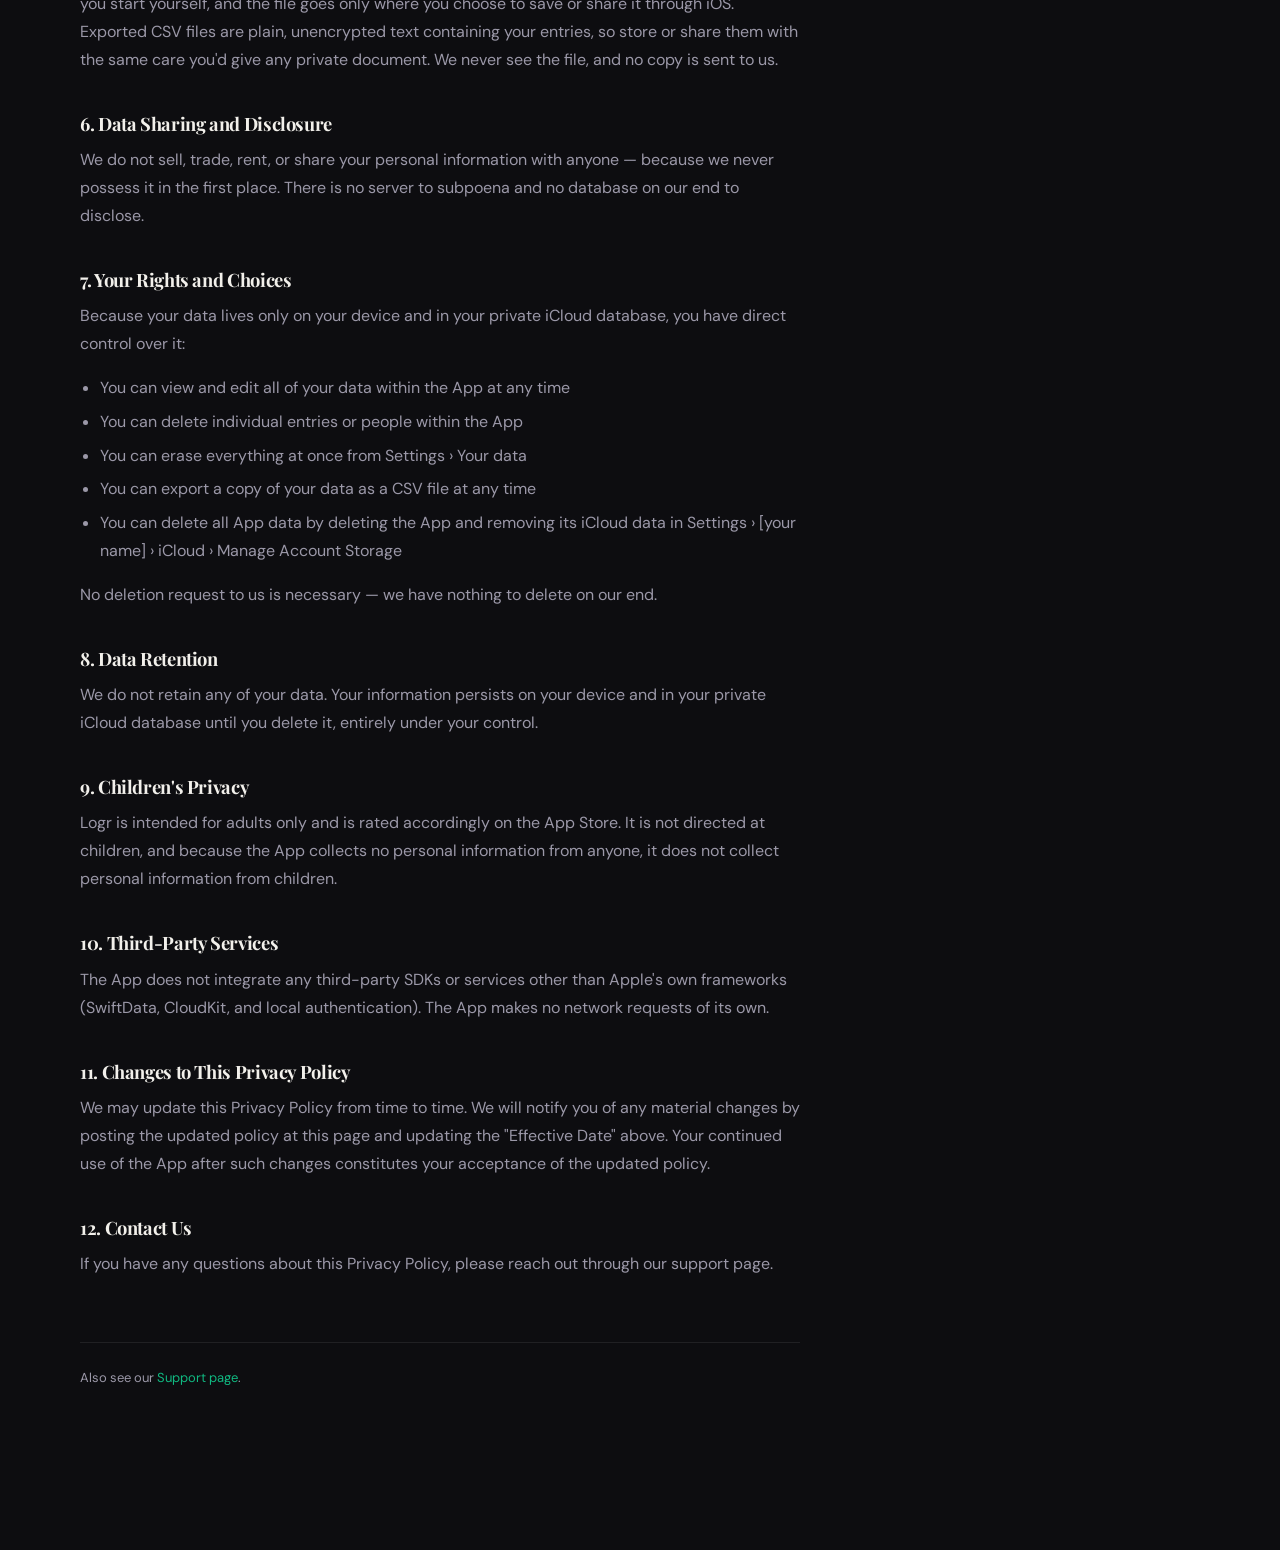
<file: logr/privacy.html>
<!DOCTYPE html>
<html lang="en">
<head>
  <meta charset="UTF-8">
  <meta name="viewport" content="width=device-width, initial-scale=1.0">
  <meta name="robots" content="noindex, nofollow">
  <title>Privacy Policy — Logr</title>

  <link rel="icon" type="image/svg+xml" href="../assets/icons/favicon.svg">

  <link rel="preconnect" href="https://fonts.googleapis.com">
  <link rel="preconnect" href="https://fonts.gstatic.com" crossorigin>
  <link href="https://fonts.googleapis.com/css2?family=Playfair+Display:ital,wght@0,700;0,900;1,400&family=DM+Sans:wght@400;500;600&display=swap" rel="stylesheet">

  <link rel="stylesheet" href="../css/style.css">

  <style>
    .legal-header {
      padding: 2rem 0 1.5rem;
      border-bottom: 1px solid var(--border);
      margin-bottom: 3rem;
    }
    .legal-header .back-link {
      display: inline-flex;
      align-items: center;
      gap: 0.4em;
      color: var(--text-secondary);
      font-size: 0.875rem;
      margin-bottom: 2rem;
      transition: color var(--transition);
    }
    .legal-header .back-link:hover {
      color: var(--accent);
    }
    .legal-header .app-label {
      font-size: 0.8125rem;
      font-weight: 600;
      letter-spacing: 0.08em;
      text-transform: uppercase;
      color: var(--accent);
      margin-bottom: 0.5rem;
    }
    .legal-header h1 {
      font-family: var(--font-display);
      font-size: clamp(1.75rem, 4vw, 2.5rem);
      font-weight: 700;
      color: var(--text-primary);
      margin-bottom: 0.5rem;
    }
    .legal-header .effective-date {
      color: var(--text-secondary);
      font-size: 0.9rem;
    }

    .legal-content {
      max-width: 720px;
      padding-bottom: 6rem;
    }
    .legal-content h2 {
      font-family: var(--font-display);
      font-size: 1.15rem;
      font-weight: 700;
      color: var(--text-primary);
      margin-top: 2.5rem;
      margin-bottom: 0.75rem;
    }
    .legal-content h3 {
      font-size: 1rem;
      font-weight: 600;
      color: var(--text-primary);
      margin-top: 1.5rem;
      margin-bottom: 0.5rem;
    }
    .legal-content p {
      color: var(--text-secondary);
      line-height: 1.75;
      margin-bottom: 1rem;
    }
    .legal-content p:last-child {
      margin-bottom: 0;
    }
    .legal-content ul {
      color: var(--text-secondary);
      line-height: 1.75;
      padding-left: 1.25rem;
      margin-bottom: 1rem;
    }
    .legal-content ul li {
      margin-bottom: 0.35rem;
    }
    .legal-footer {
      margin-top: 4rem;
      padding-top: 1.5rem;
      border-top: 1px solid var(--border);
      color: var(--text-secondary);
      font-size: 0.8125rem;
    }
    .legal-footer a {
      color: var(--accent);
    }
  </style>
</head>
<body>
  <main class="container">

    <header class="legal-header">
      <p class="app-label">Logr</p>
      <h1>Privacy Policy</h1>
      <p class="effective-date">Effective Date: August 18, 2026</p>
    </header>

    <div class="legal-content">

      <h2>1. Introduction</h2>
      <p>This Privacy Policy explains how the developer of Logr ("we," "us," or "our") handles your information when you use the Logr mobile application (the "App"). Logr is a private journal for logging encounters — who, where, when, what, a rating, and notes — along with the people you've met and statistics drawn from your own entries.</p>
      <p>Logr is built for intimate, sensitive information, and it is designed from the ground up so that nobody but you ever sees it. The short version: <strong>we do not collect any of your data.</strong> The App has no account system, no servers, no analytics, no ads, and no third-party SDKs. Everything you enter stays on your device and in your own private iCloud database.</p>

      <h2>2. Information We Collect</h2>
      <p>We do not collect, receive, transmit, or have access to any of your personal information. The App does not require an account or sign-in, and it does not include analytics, advertising, or tracking of any kind. The App's privacy manifest declares no collected data types and no tracking domains.</p>
      <p>Information you enter in the App — including encounter dates and times, people's names and nicknames, how you met them, locations, activity tags, ratings, and freeform notes — is stored only on your device and, if you have iCloud enabled, in your private iCloud database. This data never touches our servers, because we don't have any.</p>
      <p>We understand that a log of this kind can include information about your sex life and sexual orientation. That information is never transmitted to us, never shared with any third party, and never used for any purpose other than showing it back to you inside the App.</p>

      <h2>3. Data Storage and iCloud Sync</h2>
      <p>Your entries are stored locally on your device using Apple's SwiftData framework. If you are signed in to iCloud, the App also syncs them to your <em>private</em> iCloud database via Apple's CloudKit service, so your log is backed up and available across your devices. This private database is controlled by your Apple ID; we cannot read, access, or recover its contents. If iCloud is unavailable or you are not signed in, the App stores your data on your device only.</p>
      <p>A small number of preferences — whether you've completed onboarding, whether the app lock is enabled, and your customized activity tag and "met via" lists — are stored in the App's own settings storage on your device.</p>
      <p>Apple's handling of your iCloud data is governed by <a href="https://www.apple.com/legal/privacy/" target="_blank" rel="noopener noreferrer">Apple's Privacy Policy</a>.</p>

      <h2>4. App Lock and Face ID</h2>
      <p>Logr offers an optional app lock that requires Face ID, Touch ID, or your device passcode before your log can be viewed, and blurs the App's contents whenever it moves to the background. Authentication is performed entirely by iOS: your biometric data never leaves the Secure Enclave on your device, is never accessible to the App, and is never transmitted anywhere. The App only receives a yes-or-no result. This feature is optional, and permission can be revoked at any time in your device's Settings.</p>

      <h2>5. Import and Export</h2>
      <p>You can export your log to a CSV file, or import one, from Settings &rsaquo; Your data. These are actions you start yourself, and the file goes only where you choose to save or share it through iOS. Exported CSV files are plain, unencrypted text containing your entries, so store or share them with the same care you'd give any private document. We never see the file, and no copy is sent to us.</p>

      <h2>6. Data Sharing and Disclosure</h2>
      <p>We do not sell, trade, rent, or share your personal information with anyone — because we never possess it in the first place. There is no server to subpoena and no database on our end to disclose.</p>

      <h2>7. Your Rights and Choices</h2>
      <p>Because your data lives only on your device and in your private iCloud database, you have direct control over it:</p>
      <ul>
        <li>You can view and edit all of your data within the App at any time</li>
        <li>You can delete individual entries or people within the App</li>
        <li>You can erase everything at once from Settings &rsaquo; Your data</li>
        <li>You can export a copy of your data as a CSV file at any time</li>
        <li>You can delete all App data by deleting the App and removing its iCloud data in Settings &rsaquo; [your name] &rsaquo; iCloud &rsaquo; Manage Account Storage</li>
      </ul>
      <p>No deletion request to us is necessary — we have nothing to delete on our end.</p>

      <h2>8. Data Retention</h2>
      <p>We do not retain any of your data. Your information persists on your device and in your private iCloud database until you delete it, entirely under your control.</p>

      <h2>9. Children's Privacy</h2>
      <p>Logr is intended for adults only and is rated accordingly on the App Store. It is not directed at children, and because the App collects no personal information from anyone, it does not collect personal information from children.</p>

      <h2>10. Third-Party Services</h2>
      <p>The App does not integrate any third-party SDKs or services other than Apple's own frameworks (SwiftData, CloudKit, and local authentication). The App makes no network requests of its own.</p>

      <h2>11. Changes to This Privacy Policy</h2>
      <p>We may update this Privacy Policy from time to time. We will notify you of any material changes by posting the updated policy at this page and updating the "Effective Date" above. Your continued use of the App after such changes constitutes your acceptance of the updated policy.</p>

      <h2>12. Contact Us</h2>
      <p>If you have any questions about this Privacy Policy, please reach out through our <a href="support.html">support page</a>.</p>

      <footer class="legal-footer">
        <p>Also see our <a href="support.html">Support page</a>.</p>
      </footer>

    </div>
  </main>
</body>
</html>
</file>
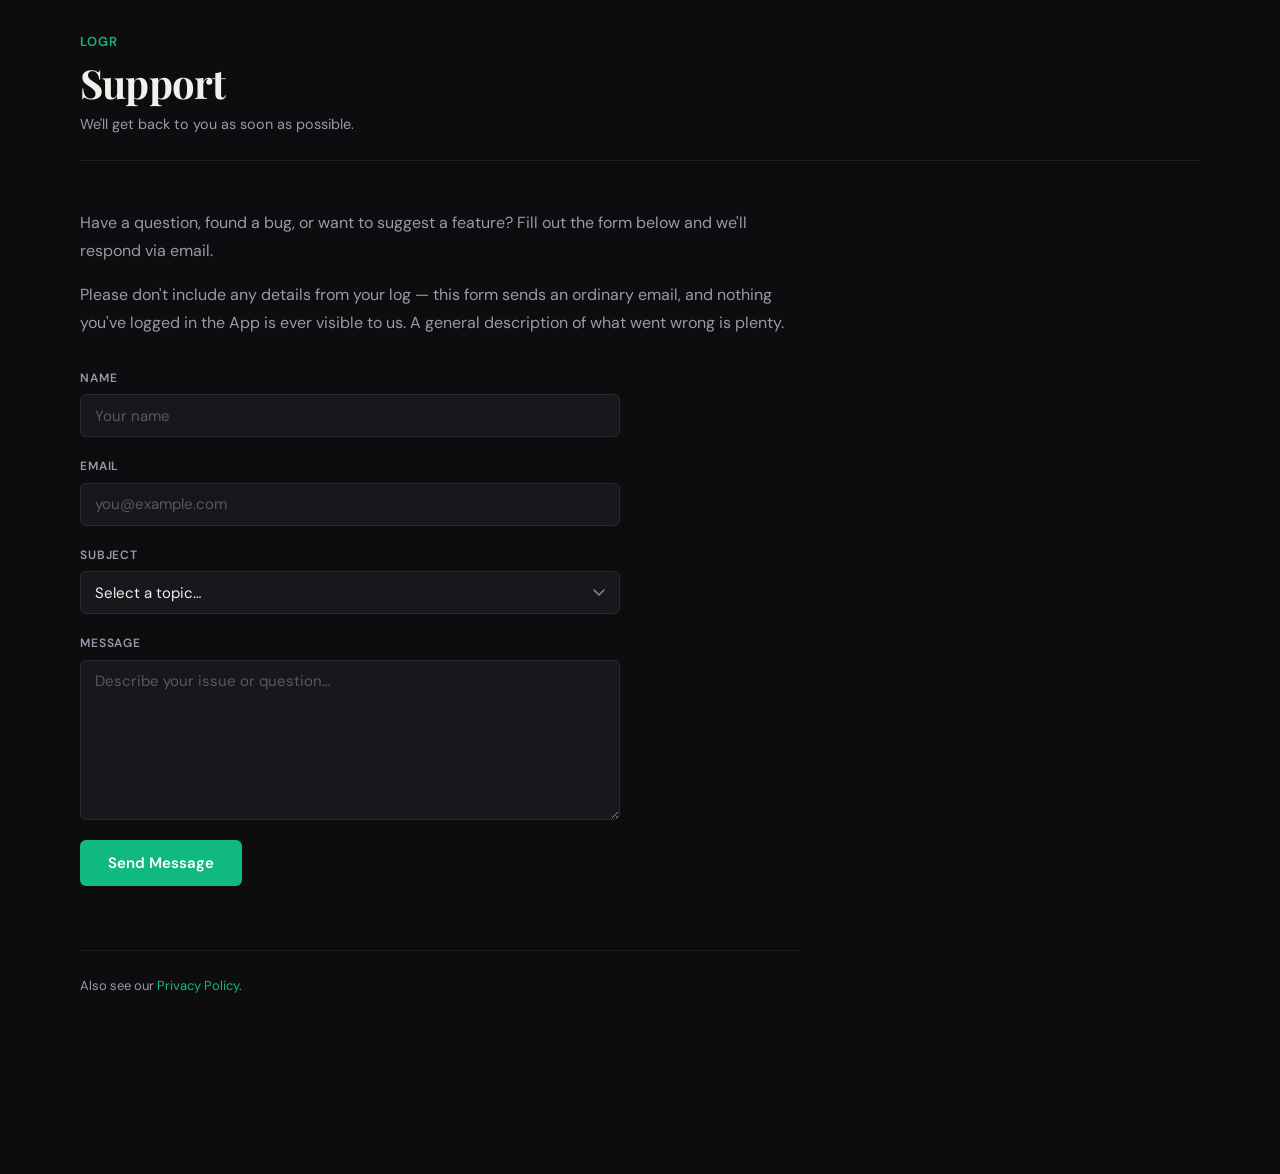
<file: logr/support.html>
<!DOCTYPE html>
<html lang="en">
<head>
  <meta charset="UTF-8">
  <meta name="viewport" content="width=device-width, initial-scale=1.0">
  <meta name="robots" content="noindex, nofollow">
  <title>Support — Logr</title>

  <link rel="icon" type="image/svg+xml" href="../assets/icons/favicon.svg">

  <link rel="preconnect" href="https://fonts.googleapis.com">
  <link rel="preconnect" href="https://fonts.gstatic.com" crossorigin>
  <link href="https://fonts.googleapis.com/css2?family=Playfair+Display:ital,wght@0,700;0,900;1,400&family=DM+Sans:wght@400;500;600&display=swap" rel="stylesheet">

  <link rel="stylesheet" href="../css/style.css">

  <style>
    .legal-header {
      padding: 2rem 0 1.5rem;
      border-bottom: 1px solid var(--border);
      margin-bottom: 3rem;
    }
    .legal-header .back-link {
      display: inline-flex;
      align-items: center;
      gap: 0.4em;
      color: var(--text-secondary);
      font-size: 0.875rem;
      margin-bottom: 2rem;
      transition: color var(--transition);
    }
    .legal-header .back-link:hover {
      color: var(--accent);
    }
    .legal-header .app-label {
      font-size: 0.8125rem;
      font-weight: 600;
      letter-spacing: 0.08em;
      text-transform: uppercase;
      color: var(--accent);
      margin-bottom: 0.5rem;
    }
    .legal-header h1 {
      font-family: var(--font-display);
      font-size: clamp(1.75rem, 4vw, 2.5rem);
      font-weight: 700;
      color: var(--text-primary);
      margin-bottom: 0.5rem;
    }
    .legal-header .effective-date {
      color: var(--text-secondary);
      font-size: 0.9rem;
    }

    .legal-content {
      max-width: 720px;
      padding-bottom: 6rem;
    }
    .legal-content p {
      color: var(--text-secondary);
      line-height: 1.75;
      margin-bottom: 1rem;
    }
    .legal-footer {
      margin-top: 4rem;
      padding-top: 1.5rem;
      border-top: 1px solid var(--border);
      color: var(--text-secondary);
      font-size: 0.8125rem;
    }
    .legal-footer a {
      color: var(--accent);
    }

    /* Support form */
    .support-form {
      max-width: 540px;
      display: flex;
      flex-direction: column;
      gap: 1.25rem;
      margin-top: 2rem;
    }
    .form-group {
      display: flex;
      flex-direction: column;
      gap: 0.4rem;
    }
    .form-group label {
      font-size: 0.75rem;
      font-weight: 600;
      letter-spacing: 0.07em;
      text-transform: uppercase;
      color: var(--text-secondary);
    }
    .form-group input,
    .form-group select,
    .form-group textarea {
      width: 100%;
      background: var(--surface);
      border: 1px solid var(--border);
      border-radius: 6px;
      padding: 0.65rem 0.875rem;
      color: var(--text-primary);
      font-family: var(--font-body);
      font-size: 0.9375rem;
      transition: border-color var(--transition), box-shadow var(--transition);
      box-sizing: border-box;
      appearance: none;
      -webkit-appearance: none;
    }
    .form-group select {
      background-image: url("data:image/svg+xml,%3Csvg xmlns='http://www.w3.org/2000/svg' width='12' height='8' viewBox='0 0 12 8'%3E%3Cpath d='M1 1l5 5 5-5' stroke='%23888' stroke-width='1.5' fill='none' stroke-linecap='round' stroke-linejoin='round'/%3E%3C/svg%3E");
      background-repeat: no-repeat;
      background-position: right 0.875rem center;
      padding-right: 2.25rem;
    }
    .form-group textarea {
      min-height: 160px;
      resize: vertical;
    }
    .form-group input:focus,
    .form-group select:focus,
    .form-group textarea:focus {
      outline: none;
      border-color: var(--accent);
      box-shadow: 0 0 0 3px color-mix(in srgb, var(--accent) 20%, transparent);
    }
    .form-group input::placeholder,
    .form-group textarea::placeholder {
      color: var(--text-secondary);
      opacity: 0.5;
    }
    .btn-submit {
      align-self: flex-start;
      background: var(--accent);
      color: #fff;
      border: none;
      border-radius: 6px;
      padding: 0.7rem 1.75rem;
      font-family: var(--font-body);
      font-size: 0.9375rem;
      font-weight: 600;
      cursor: pointer;
      transition: opacity var(--transition), transform var(--transition);
    }
    .btn-submit:hover:not(:disabled) {
      opacity: 0.88;
      transform: translateY(-1px);
    }
    .btn-submit:disabled {
      opacity: 0.5;
      cursor: not-allowed;
    }
    .form-status {
      display: none;
      padding: 0.875rem 1rem;
      border-radius: 6px;
      font-size: 0.9rem;
      line-height: 1.5;
    }
    .form-status.success {
      display: block;
      background: color-mix(in srgb, #b8f564 12%, transparent);
      border: 1px solid color-mix(in srgb, #b8f564 40%, transparent);
      color: #b8f564;
    }
    .form-status.error {
      display: block;
      background: color-mix(in srgb, #ff5c35 12%, transparent);
      border: 1px solid color-mix(in srgb, #ff5c35 40%, transparent);
      color: #ff5c35;
    }
    /* Hide honeypot */
    .botcheck {
      display: none !important;
    }

    /* Success confirmation panel */
    .success-panel {
      max-width: 540px;
      margin-top: 2rem;
      padding: 2.5rem 2rem;
      background: var(--surface);
      border: 1px solid var(--border);
      border-radius: 10px;
      text-align: center;
    }
    .success-icon {
      width: 3rem;
      height: 3rem;
      line-height: 3rem;
      border-radius: 50%;
      background: color-mix(in srgb, #b8f564 15%, transparent);
      border: 1px solid color-mix(in srgb, #b8f564 40%, transparent);
      color: #b8f564;
      font-size: 1.375rem;
      margin: 0 auto 1.25rem;
    }
    .success-panel h2 {
      font-family: var(--font-display);
      font-size: 1.35rem;
      font-weight: 700;
      color: var(--text-primary);
      margin-bottom: 0.6rem;
    }
    .success-panel p {
      color: var(--text-secondary);
      line-height: 1.75;
      margin: 0;
    }
  </style>
</head>
<body>
  <main class="container">

    <header class="legal-header">
      <p class="app-label">Logr</p>
      <h1>Support</h1>
      <p class="effective-date">We'll get back to you as soon as possible.</p>
    </header>

    <div class="legal-content">

      <p>Have a question, found a bug, or want to suggest a feature? Fill out the form below and we'll respond via email.</p>
      <p>Please don't include any details from your log — this form sends an ordinary email, and nothing you've logged in the App is ever visible to us. A general description of what went wrong is plenty.</p>

      <form class="support-form" id="supportForm">
        <!-- Web3Forms access key — no email address in source -->
        <input type="hidden" name="access_key" value="e4eb696d-c543-4e8f-b738-70c8ca590126">
        <!-- Stay on page after submit (handled via fetch) -->
        <input type="hidden" name="redirect" value="">
        <!-- Honeypot spam field -->
        <input type="checkbox" name="botcheck" class="botcheck" tabindex="-1" autocomplete="off">
        <!-- Identify the app in the email -->
        <input type="hidden" name="from_name" value="Logr Support">

        <div class="form-group">
          <label for="name">Name</label>
          <input type="text" id="name" name="name" required placeholder="Your name">
        </div>

        <div class="form-group">
          <label for="email">Email</label>
          <input type="email" id="email" name="email" required placeholder="you@example.com">
        </div>

        <div class="form-group">
          <label for="subject">Subject</label>
          <select id="subject" name="subject" required>
            <option value="" disabled selected>Select a topic…</option>
            <option value="Bug Report">Bug Report</option>
            <option value="iCloud Sync Question">iCloud Sync Question</option>
            <option value="Import / Export">Import / Export (CSV)</option>
            <option value="App Lock / Face ID">App Lock / Face ID</option>
            <option value="Feature Request">Feature Request</option>
            <option value="Other">Other</option>
          </select>
        </div>

        <div class="form-group">
          <label for="message">Message</label>
          <textarea id="message" name="message" required placeholder="Describe your issue or question…"></textarea>
        </div>

        <div class="form-status" id="formStatus" role="alert" aria-live="polite"></div>

        <button type="submit" class="btn-submit" id="submitBtn">Send Message</button>
      </form>

      <div class="success-panel" id="successPanel" hidden>
        <div class="success-icon" aria-hidden="true">&#10003;</div>
        <h2>Message received!</h2>
        <p>Thanks for reaching out. We'll get back to you at the email you provided as soon as we can.</p>
      </div>

      <footer class="legal-footer">
        <p>Also see our <a href="privacy.html">Privacy Policy</a>.</p>
      </footer>

    </div>
  </main>

  <script>
    const form = document.getElementById('supportForm');
    const statusEl = document.getElementById('formStatus');
    const submitBtn = document.getElementById('submitBtn');
    const successPanel = document.getElementById('successPanel');

    form.addEventListener('submit', async (e) => {
      e.preventDefault();

      submitBtn.disabled = true;
      submitBtn.textContent = 'Sending…';
      statusEl.className = 'form-status';
      statusEl.textContent = '';

      const data = Object.fromEntries(new FormData(form));

      try {
        const res = await fetch('https://api.web3forms.com/submit', {
          method: 'POST',
          headers: { 'Content-Type': 'application/json', 'Accept': 'application/json' },
          body: JSON.stringify(data),
        });
        const json = await res.json();

        if (json.success) {
          form.hidden = true;
          successPanel.hidden = false;
        } else {
          throw new Error(json.message || 'Submission failed.');
        }
      } catch (err) {
        statusEl.className = 'form-status error';
        statusEl.textContent = 'Something went wrong. Please try again or email us directly.';
      } finally {
        submitBtn.disabled = false;
        submitBtn.textContent = 'Send Message';
      }
    });
  </script>
</body>
</html>
</file>
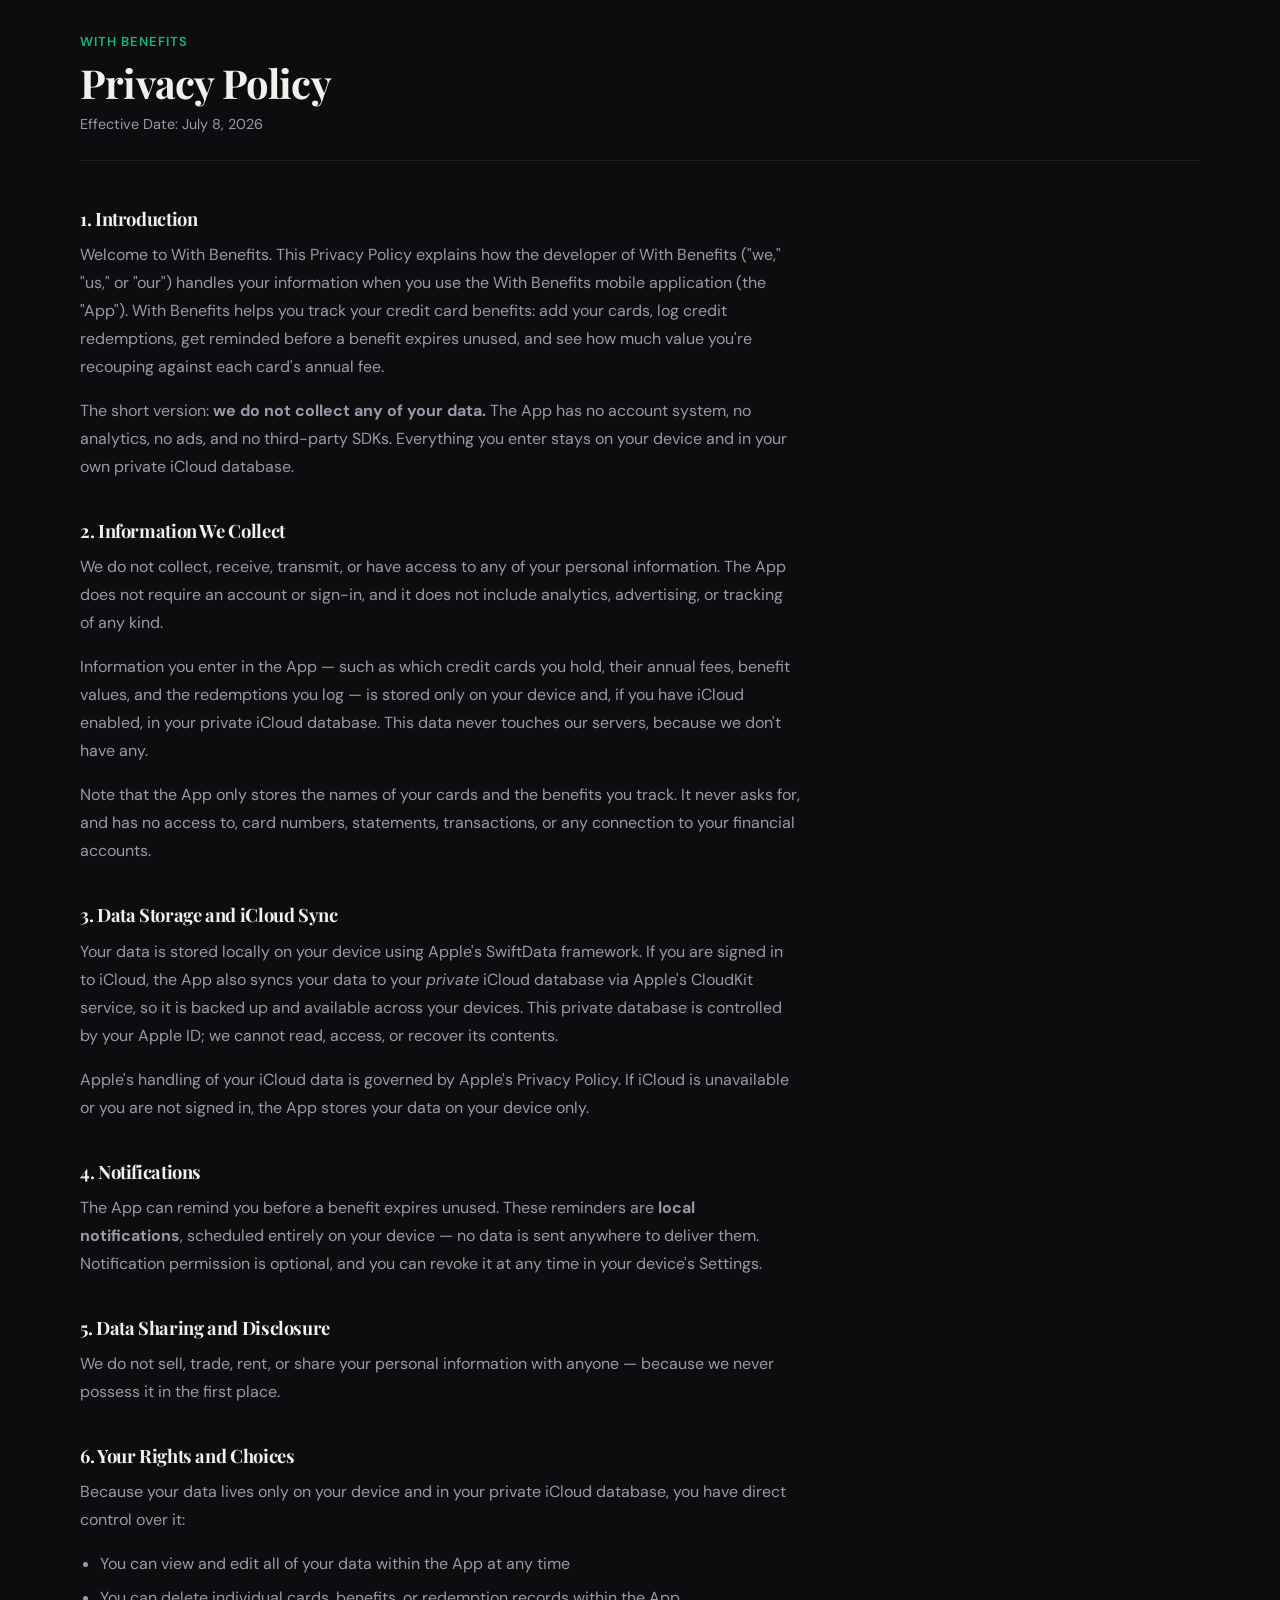
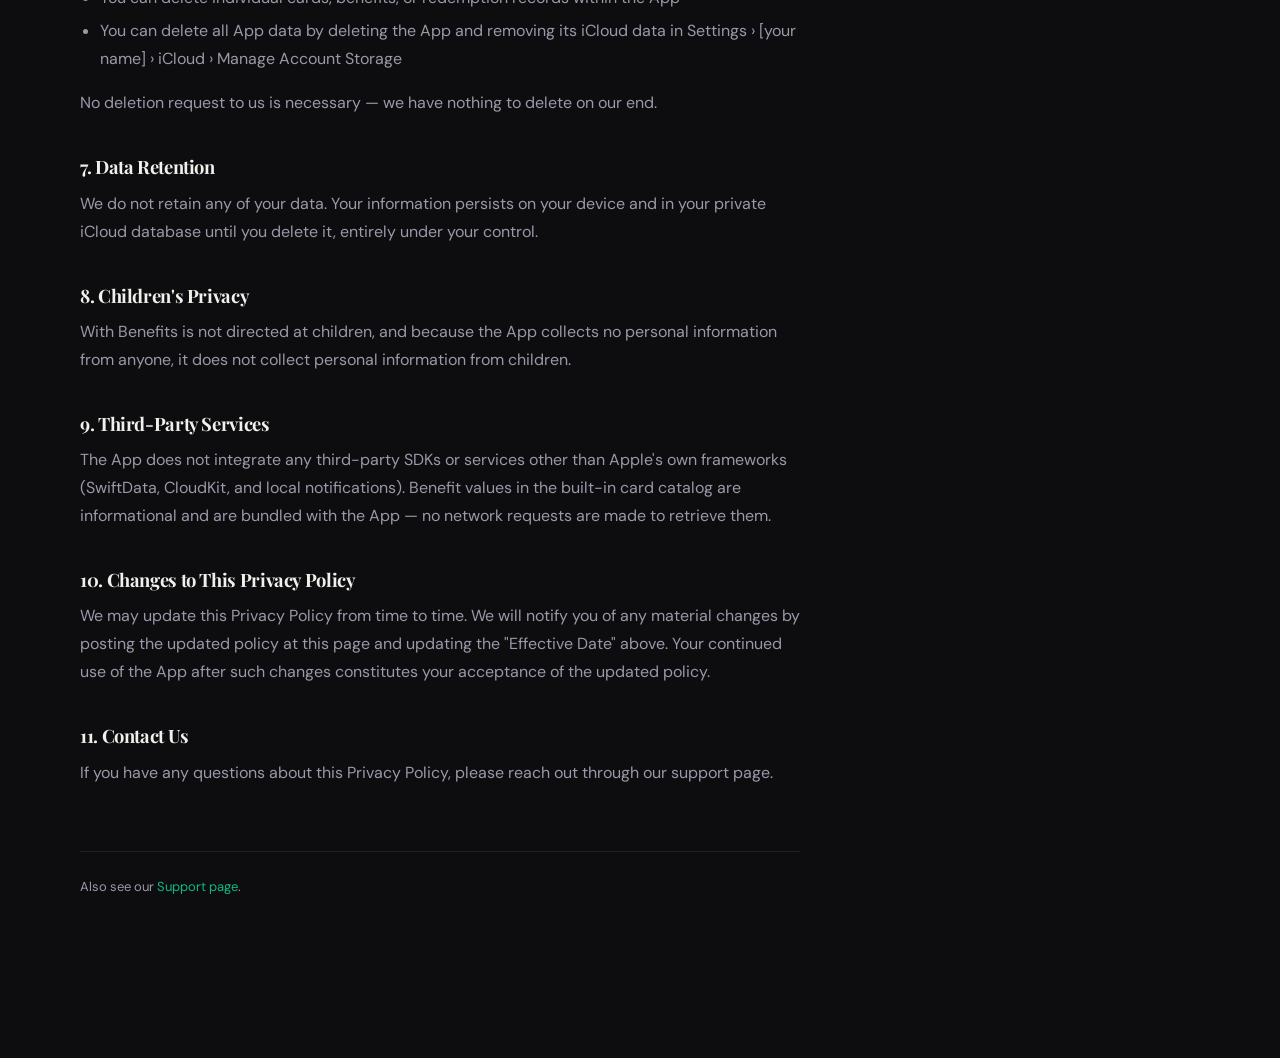
<file: withbenefits/privacy.html>
<!DOCTYPE html>
<html lang="en">
<head>
  <meta charset="UTF-8">
  <meta name="viewport" content="width=device-width, initial-scale=1.0">
  <meta name="robots" content="noindex, nofollow">
  <title>Privacy Policy — With Benefits</title>

  <link rel="icon" type="image/svg+xml" href="../assets/icons/favicon.svg">

  <link rel="preconnect" href="https://fonts.googleapis.com">
  <link rel="preconnect" href="https://fonts.gstatic.com" crossorigin>
  <link href="https://fonts.googleapis.com/css2?family=Playfair+Display:ital,wght@0,700;0,900;1,400&family=DM+Sans:wght@400;500;600&display=swap" rel="stylesheet">

  <link rel="stylesheet" href="../css/style.css">

  <style>
    .legal-header {
      padding: 2rem 0 1.5rem;
      border-bottom: 1px solid var(--border);
      margin-bottom: 3rem;
    }
    .legal-header .back-link {
      display: inline-flex;
      align-items: center;
      gap: 0.4em;
      color: var(--text-secondary);
      font-size: 0.875rem;
      margin-bottom: 2rem;
      transition: color var(--transition);
    }
    .legal-header .back-link:hover {
      color: var(--accent);
    }
    .legal-header .app-label {
      font-size: 0.8125rem;
      font-weight: 600;
      letter-spacing: 0.08em;
      text-transform: uppercase;
      color: var(--accent);
      margin-bottom: 0.5rem;
    }
    .legal-header h1 {
      font-family: var(--font-display);
      font-size: clamp(1.75rem, 4vw, 2.5rem);
      font-weight: 700;
      color: var(--text-primary);
      margin-bottom: 0.5rem;
    }
    .legal-header .effective-date {
      color: var(--text-secondary);
      font-size: 0.9rem;
    }

    .legal-content {
      max-width: 720px;
      padding-bottom: 6rem;
    }
    .legal-content h2 {
      font-family: var(--font-display);
      font-size: 1.15rem;
      font-weight: 700;
      color: var(--text-primary);
      margin-top: 2.5rem;
      margin-bottom: 0.75rem;
    }
    .legal-content h3 {
      font-size: 1rem;
      font-weight: 600;
      color: var(--text-primary);
      margin-top: 1.5rem;
      margin-bottom: 0.5rem;
    }
    .legal-content p {
      color: var(--text-secondary);
      line-height: 1.75;
      margin-bottom: 1rem;
    }
    .legal-content p:last-child {
      margin-bottom: 0;
    }
    .legal-content ul {
      color: var(--text-secondary);
      line-height: 1.75;
      padding-left: 1.25rem;
      margin-bottom: 1rem;
    }
    .legal-content ul li {
      margin-bottom: 0.35rem;
    }
    .legal-footer {
      margin-top: 4rem;
      padding-top: 1.5rem;
      border-top: 1px solid var(--border);
      color: var(--text-secondary);
      font-size: 0.8125rem;
    }
    .legal-footer a {
      color: var(--accent);
    }
  </style>
</head>
<body>
  <main class="container">

    <header class="legal-header">
      <p class="app-label">With Benefits</p>
      <h1>Privacy Policy</h1>
      <p class="effective-date">Effective Date: July 8, 2026</p>
    </header>

    <div class="legal-content">

      <h2>1. Introduction</h2>
      <p>Welcome to With Benefits. This Privacy Policy explains how the developer of With Benefits ("we," "us," or "our") handles your information when you use the With Benefits mobile application (the "App"). With Benefits helps you track your credit card benefits: add your cards, log credit redemptions, get reminded before a benefit expires unused, and see how much value you're recouping against each card's annual fee.</p>
      <p>The short version: <strong>we do not collect any of your data.</strong> The App has no account system, no analytics, no ads, and no third-party SDKs. Everything you enter stays on your device and in your own private iCloud database.</p>

      <h2>2. Information We Collect</h2>
      <p>We do not collect, receive, transmit, or have access to any of your personal information. The App does not require an account or sign-in, and it does not include analytics, advertising, or tracking of any kind.</p>
      <p>Information you enter in the App — such as which credit cards you hold, their annual fees, benefit values, and the redemptions you log — is stored only on your device and, if you have iCloud enabled, in your private iCloud database. This data never touches our servers, because we don't have any.</p>
      <p>Note that the App only stores the names of your cards and the benefits you track. It never asks for, and has no access to, card numbers, statements, transactions, or any connection to your financial accounts.</p>

      <h2>3. Data Storage and iCloud Sync</h2>
      <p>Your data is stored locally on your device using Apple's SwiftData framework. If you are signed in to iCloud, the App also syncs your data to your <em>private</em> iCloud database via Apple's CloudKit service, so it is backed up and available across your devices. This private database is controlled by your Apple ID; we cannot read, access, or recover its contents.</p>
      <p>Apple's handling of your iCloud data is governed by <a href="https://www.apple.com/legal/privacy/">Apple's Privacy Policy</a>. If iCloud is unavailable or you are not signed in, the App stores your data on your device only.</p>

      <h2>4. Notifications</h2>
      <p>The App can remind you before a benefit expires unused. These reminders are <strong>local notifications</strong>, scheduled entirely on your device — no data is sent anywhere to deliver them. Notification permission is optional, and you can revoke it at any time in your device's Settings.</p>

      <h2>5. Data Sharing and Disclosure</h2>
      <p>We do not sell, trade, rent, or share your personal information with anyone — because we never possess it in the first place.</p>

      <h2>6. Your Rights and Choices</h2>
      <p>Because your data lives only on your device and in your private iCloud database, you have direct control over it:</p>
      <ul>
        <li>You can view and edit all of your data within the App at any time</li>
        <li>You can delete individual cards, benefits, or redemption records within the App</li>
        <li>You can delete all App data by deleting the App and removing its iCloud data in Settings &rsaquo; [your name] &rsaquo; iCloud &rsaquo; Manage Account Storage</li>
      </ul>
      <p>No deletion request to us is necessary — we have nothing to delete on our end.</p>

      <h2>7. Data Retention</h2>
      <p>We do not retain any of your data. Your information persists on your device and in your private iCloud database until you delete it, entirely under your control.</p>

      <h2>8. Children's Privacy</h2>
      <p>With Benefits is not directed at children, and because the App collects no personal information from anyone, it does not collect personal information from children.</p>

      <h2>9. Third-Party Services</h2>
      <p>The App does not integrate any third-party SDKs or services other than Apple's own frameworks (SwiftData, CloudKit, and local notifications). Benefit values in the built-in card catalog are informational and are bundled with the App — no network requests are made to retrieve them.</p>

      <h2>10. Changes to This Privacy Policy</h2>
      <p>We may update this Privacy Policy from time to time. We will notify you of any material changes by posting the updated policy at this page and updating the "Effective Date" above. Your continued use of the App after such changes constitutes your acceptance of the updated policy.</p>

      <h2>11. Contact Us</h2>
      <p>If you have any questions about this Privacy Policy, please reach out through our <a href="support.html">support page</a>.</p>

      <footer class="legal-footer">
        <p>Also see our <a href="support.html">Support page</a>.</p>
      </footer>

    </div>
  </main>
</body>
</html>
</file>
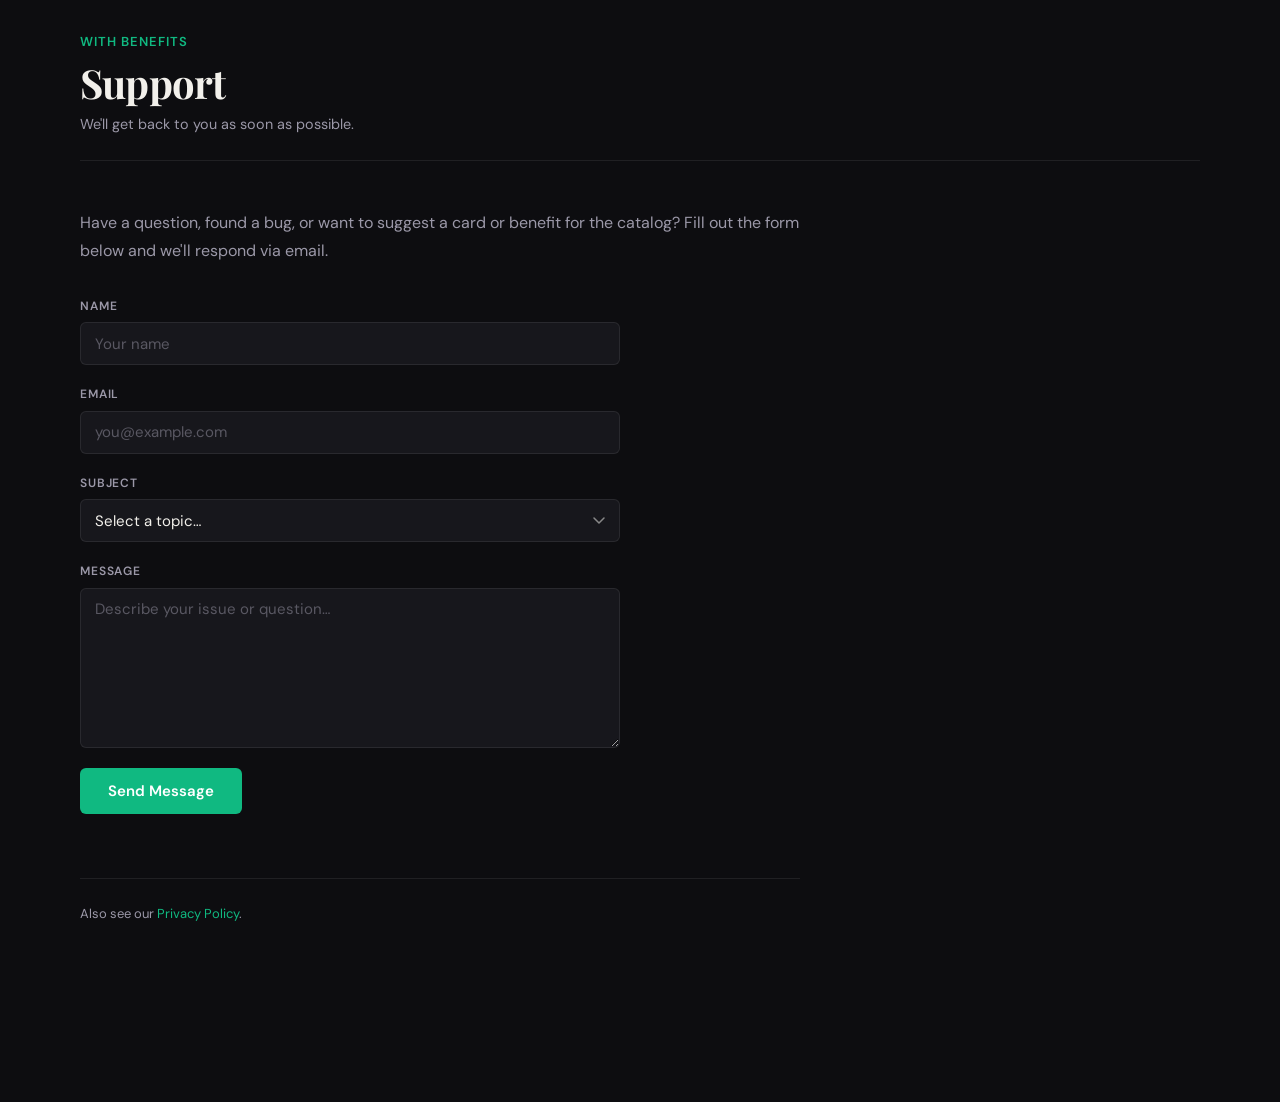
<file: withbenefits/support.html>
<!DOCTYPE html>
<html lang="en">
<head>
  <meta charset="UTF-8">
  <meta name="viewport" content="width=device-width, initial-scale=1.0">
  <meta name="robots" content="noindex, nofollow">
  <title>Support — With Benefits</title>

  <link rel="icon" type="image/svg+xml" href="../assets/icons/favicon.svg">

  <link rel="preconnect" href="https://fonts.googleapis.com">
  <link rel="preconnect" href="https://fonts.gstatic.com" crossorigin>
  <link href="https://fonts.googleapis.com/css2?family=Playfair+Display:ital,wght@0,700;0,900;1,400&family=DM+Sans:wght@400;500;600&display=swap" rel="stylesheet">

  <link rel="stylesheet" href="../css/style.css">

  <style>
    .legal-header {
      padding: 2rem 0 1.5rem;
      border-bottom: 1px solid var(--border);
      margin-bottom: 3rem;
    }
    .legal-header .back-link {
      display: inline-flex;
      align-items: center;
      gap: 0.4em;
      color: var(--text-secondary);
      font-size: 0.875rem;
      margin-bottom: 2rem;
      transition: color var(--transition);
    }
    .legal-header .back-link:hover {
      color: var(--accent);
    }
    .legal-header .app-label {
      font-size: 0.8125rem;
      font-weight: 600;
      letter-spacing: 0.08em;
      text-transform: uppercase;
      color: var(--accent);
      margin-bottom: 0.5rem;
    }
    .legal-header h1 {
      font-family: var(--font-display);
      font-size: clamp(1.75rem, 4vw, 2.5rem);
      font-weight: 700;
      color: var(--text-primary);
      margin-bottom: 0.5rem;
    }
    .legal-header .effective-date {
      color: var(--text-secondary);
      font-size: 0.9rem;
    }

    .legal-content {
      max-width: 720px;
      padding-bottom: 6rem;
    }
    .legal-content p {
      color: var(--text-secondary);
      line-height: 1.75;
      margin-bottom: 1rem;
    }
    .legal-footer {
      margin-top: 4rem;
      padding-top: 1.5rem;
      border-top: 1px solid var(--border);
      color: var(--text-secondary);
      font-size: 0.8125rem;
    }
    .legal-footer a {
      color: var(--accent);
    }

    /* Support form */
    .support-form {
      max-width: 540px;
      display: flex;
      flex-direction: column;
      gap: 1.25rem;
      margin-top: 2rem;
    }
    .form-group {
      display: flex;
      flex-direction: column;
      gap: 0.4rem;
    }
    .form-group label {
      font-size: 0.75rem;
      font-weight: 600;
      letter-spacing: 0.07em;
      text-transform: uppercase;
      color: var(--text-secondary);
    }
    .form-group input,
    .form-group select,
    .form-group textarea {
      width: 100%;
      background: var(--surface);
      border: 1px solid var(--border);
      border-radius: 6px;
      padding: 0.65rem 0.875rem;
      color: var(--text-primary);
      font-family: var(--font-body);
      font-size: 0.9375rem;
      transition: border-color var(--transition), box-shadow var(--transition);
      box-sizing: border-box;
      appearance: none;
      -webkit-appearance: none;
    }
    .form-group select {
      background-image: url("data:image/svg+xml,%3Csvg xmlns='http://www.w3.org/2000/svg' width='12' height='8' viewBox='0 0 12 8'%3E%3Cpath d='M1 1l5 5 5-5' stroke='%23888' stroke-width='1.5' fill='none' stroke-linecap='round' stroke-linejoin='round'/%3E%3C/svg%3E");
      background-repeat: no-repeat;
      background-position: right 0.875rem center;
      padding-right: 2.25rem;
    }
    .form-group textarea {
      min-height: 160px;
      resize: vertical;
    }
    .form-group input:focus,
    .form-group select:focus,
    .form-group textarea:focus {
      outline: none;
      border-color: var(--accent);
      box-shadow: 0 0 0 3px color-mix(in srgb, var(--accent) 20%, transparent);
    }
    .form-group input::placeholder,
    .form-group textarea::placeholder {
      color: var(--text-secondary);
      opacity: 0.5;
    }
    .btn-submit {
      align-self: flex-start;
      background: var(--accent);
      color: #fff;
      border: none;
      border-radius: 6px;
      padding: 0.7rem 1.75rem;
      font-family: var(--font-body);
      font-size: 0.9375rem;
      font-weight: 600;
      cursor: pointer;
      transition: opacity var(--transition), transform var(--transition);
    }
    .btn-submit:hover:not(:disabled) {
      opacity: 0.88;
      transform: translateY(-1px);
    }
    .btn-submit:disabled {
      opacity: 0.5;
      cursor: not-allowed;
    }
    .form-status {
      display: none;
      padding: 0.875rem 1rem;
      border-radius: 6px;
      font-size: 0.9rem;
      line-height: 1.5;
    }
    .form-status.success {
      display: block;
      background: color-mix(in srgb, #b8f564 12%, transparent);
      border: 1px solid color-mix(in srgb, #b8f564 40%, transparent);
      color: #b8f564;
    }
    .form-status.error {
      display: block;
      background: color-mix(in srgb, #ff5c35 12%, transparent);
      border: 1px solid color-mix(in srgb, #ff5c35 40%, transparent);
      color: #ff5c35;
    }
    /* Hide honeypot */
    .botcheck {
      display: none !important;
    }

    /* Success confirmation panel */
    .success-panel {
      max-width: 540px;
      margin-top: 2rem;
      padding: 2.5rem 2rem;
      background: var(--surface);
      border: 1px solid var(--border);
      border-radius: 10px;
      text-align: center;
    }
    .success-icon {
      width: 3rem;
      height: 3rem;
      line-height: 3rem;
      border-radius: 50%;
      background: color-mix(in srgb, #b8f564 15%, transparent);
      border: 1px solid color-mix(in srgb, #b8f564 40%, transparent);
      color: #b8f564;
      font-size: 1.375rem;
      margin: 0 auto 1.25rem;
    }
    .success-panel h2 {
      font-family: var(--font-display);
      font-size: 1.35rem;
      font-weight: 700;
      color: var(--text-primary);
      margin-bottom: 0.6rem;
    }
    .success-panel p {
      color: var(--text-secondary);
      line-height: 1.75;
      margin: 0;
    }
  </style>
</head>
<body>
  <main class="container">

    <header class="legal-header">
      <p class="app-label">With Benefits</p>
      <h1>Support</h1>
      <p class="effective-date">We'll get back to you as soon as possible.</p>
    </header>

    <div class="legal-content">

      <p>Have a question, found a bug, or want to suggest a card or benefit for the catalog? Fill out the form below and we'll respond via email.</p>

      <form class="support-form" id="supportForm">
        <!-- Web3Forms access key — no email address in source -->
        <input type="hidden" name="access_key" value="e4eb696d-c543-4e8f-b738-70c8ca590126">
        <!-- Stay on page after submit (handled via fetch) -->
        <input type="hidden" name="redirect" value="">
        <!-- Honeypot spam field -->
        <input type="checkbox" name="botcheck" class="botcheck" tabindex="-1" autocomplete="off">
        <!-- Identify the app in the email -->
        <input type="hidden" name="from_name" value="With Benefits Support">

        <div class="form-group">
          <label for="name">Name</label>
          <input type="text" id="name" name="name" required placeholder="Your name">
        </div>

        <div class="form-group">
          <label for="email">Email</label>
          <input type="email" id="email" name="email" required placeholder="you@example.com">
        </div>

        <div class="form-group">
          <label for="subject">Subject</label>
          <select id="subject" name="subject" required>
            <option value="" disabled selected>Select a topic…</option>
            <option value="Bug Report">Bug Report</option>
            <option value="Card / Benefit Correction">Card / Benefit Correction</option>
            <option value="iCloud Sync Question">iCloud Sync Question</option>
            <option value="Feature Request">Feature Request</option>
            <option value="Other">Other</option>
          </select>
        </div>

        <div class="form-group">
          <label for="message">Message</label>
          <textarea id="message" name="message" required placeholder="Describe your issue or question…"></textarea>
        </div>

        <div class="form-status" id="formStatus" role="alert" aria-live="polite"></div>

        <button type="submit" class="btn-submit" id="submitBtn">Send Message</button>
      </form>

      <div class="success-panel" id="successPanel" hidden>
        <div class="success-icon" aria-hidden="true">&#10003;</div>
        <h2>Message received!</h2>
        <p>Thanks for reaching out. We'll get back to you at the email you provided as soon as we can.</p>
      </div>

      <footer class="legal-footer">
        <p>Also see our <a href="privacy.html">Privacy Policy</a>.</p>
      </footer>

    </div>
  </main>

  <script>
    const form = document.getElementById('supportForm');
    const statusEl = document.getElementById('formStatus');
    const submitBtn = document.getElementById('submitBtn');
    const successPanel = document.getElementById('successPanel');

    form.addEventListener('submit', async (e) => {
      e.preventDefault();

      submitBtn.disabled = true;
      submitBtn.textContent = 'Sending…';
      statusEl.className = 'form-status';
      statusEl.textContent = '';

      const data = Object.fromEntries(new FormData(form));

      try {
        const res = await fetch('https://api.web3forms.com/submit', {
          method: 'POST',
          headers: { 'Content-Type': 'application/json', 'Accept': 'application/json' },
          body: JSON.stringify(data),
        });
        const json = await res.json();

        if (json.success) {
          form.hidden = true;
          successPanel.hidden = false;
        } else {
          throw new Error(json.message || 'Submission failed.');
        }
      } catch (err) {
        statusEl.className = 'form-status error';
        statusEl.textContent = 'Something went wrong. Please try again or email us directly.';
      } finally {
        submitBtn.disabled = false;
        submitBtn.textContent = 'Send Message';
      }
    });
  </script>
</body>
</html>
</file>
<file: css/style.css>
/* =============================================================
   DESIGN TOKENS
   ============================================================= */
:root {
  --bg:             #0d0d10;
  --surface:        #17171c;
  --surface-raised: #1e1e25;
  --accent:         #10b981;
  --accent-rgb:     16, 185, 129;
  --accent-hover:   #0ea572;
  --accent-2:       #b8f564;
  --accent-3:       #4fa8e8;
  --text-primary:   #f2f0eb;
  --text-secondary: #9b98a8;
  --border:         rgba(255, 255, 255, 0.08);

  --font-display: 'Playfair Display', Georgia, serif;
  --font-body:    'DM Sans', system-ui, sans-serif;

  --header-h:     72px;
  --radius:       12px;
  --radius-sm:    6px;

  --transition:   220ms cubic-bezier(0.4, 0, 0.2, 1);
  --transition-slow: 500ms cubic-bezier(0.4, 0, 0.2, 1);
}

/* =============================================================
   RESET & BASE
   ============================================================= */
*, *::before, *::after {
  box-sizing: border-box;
  margin: 0;
  padding: 0;
}

html {
  scroll-behavior: smooth;
  scroll-padding-top: var(--header-h);
  -webkit-text-size-adjust: 100%;
}

body {
  background-color: var(--bg);
  color: var(--text-primary);
  font-family: var(--font-body);
  font-size: 1rem;
  line-height: 1.6;
  overflow-x: hidden;
}

img, svg {
  display: block;
  max-width: 100%;
}

a {
  color: inherit;
  text-decoration: none;
}

ul[role="list"] {
  list-style: none;
}

button {
  cursor: pointer;
  background: none;
  border: none;
  font: inherit;
  color: inherit;
}

/* =============================================================
   LAYOUT UTILITIES
   ============================================================= */
.container {
  max-width: 1200px;
  margin-inline: auto;
  padding-inline: clamp(1.25rem, 5vw, 2.5rem);
}

section {
  padding-block: clamp(5rem, 10vw, 8rem);
}

/* =============================================================
   SCROLL REVEAL
   ============================================================= */
[data-reveal] {
  opacity: 0;
  transform: translateY(32px);
  transition: opacity var(--transition-slow), transform var(--transition-slow);
}

[data-reveal].visible {
  opacity: 1;
  transform: translateY(0);
}

/* =============================================================
   TYPOGRAPHY
   ============================================================= */
h1, h2, h3 {
  font-family: var(--font-display);
  line-height: 1.1;
  letter-spacing: -0.02em;
}

h2 {
  font-size: clamp(2rem, 5vw, 3.5rem);
  font-weight: 900;
  margin-bottom: 0.5em;
}

h3 {
  font-size: clamp(1.25rem, 2.5vw, 1.75rem);
  font-weight: 700;
}

.section-sub {
  color: var(--text-secondary);
  font-size: clamp(1rem, 1.5vw, 1.125rem);
  margin-bottom: clamp(2.5rem, 5vw, 4rem);
  max-width: 48ch;
}

/* =============================================================
   BUTTONS
   ============================================================= */
.btn {
  display: inline-flex;
  align-items: center;
  gap: 0.5rem;
  padding: 0.75em 1.75em;
  border-radius: var(--radius-sm);
  font-family: var(--font-body);
  font-weight: 600;
  font-size: 0.9375rem;
  letter-spacing: 0.01em;
  transition: transform var(--transition), box-shadow var(--transition), background-color var(--transition), color var(--transition);
  white-space: nowrap;
}

.btn:hover {
  transform: translateY(-2px);
}

.btn:active {
  transform: translateY(0);
}

.btn-primary {
  background-color: var(--accent);
  color: #fff;
  box-shadow: 0 4px 24px rgba(var(--accent-rgb), 0.35);
}

.btn-primary:hover {
  background-color: var(--accent-hover);
  box-shadow: 0 6px 32px rgba(var(--accent-rgb), 0.45);
}

.btn-outline {
  border: 1.5px solid var(--border);
  color: var(--text-primary);
  background-color: transparent;
}

.btn-outline:hover {
  border-color: rgba(255, 255, 255, 0.2);
  background-color: rgba(255, 255, 255, 0.05);
}

/* =============================================================
   HEADER
   ============================================================= */
#site-header {
  position: fixed;
  top: 0;
  inset-inline: 0;
  z-index: 100;
  height: var(--header-h);
  transition: background-color var(--transition), box-shadow var(--transition), backdrop-filter var(--transition);
}

#site-header.scrolled {
  background-color: rgba(13, 13, 16, 0.75);
  backdrop-filter: blur(12px);
  -webkit-backdrop-filter: blur(12px);
  box-shadow: 0 1px 0 var(--border), 0 4px 24px rgba(0, 0, 0, 0.4);
}

.header-inner {
  display: flex;
  align-items: center;
  height: 100%;
  gap: 2rem;
}

.logo {
  font-family: var(--font-display);
  font-weight: 900;
  font-size: 1.5rem;
  color: var(--accent);
  letter-spacing: -0.03em;
  flex-shrink: 0;
  transition: opacity var(--transition);
}

.logo:hover {
  opacity: 0.8;
}

#main-nav {
  margin-left: auto;
}

#main-nav ul {
  display: flex;
  gap: 0.25rem;
}

#main-nav a {
  display: block;
  padding: 0.4em 0.75em;
  font-weight: 500;
  font-size: 0.9375rem;
  color: var(--text-secondary);
  border-radius: var(--radius-sm);
  position: relative;
  transition: color var(--transition);
}

#main-nav a::after {
  content: '';
  position: absolute;
  bottom: 2px;
  left: 0.75em;
  right: 0.75em;
  height: 2px;
  background-color: var(--accent);
  border-radius: 1px;
  width: 0;
  transition: width var(--transition);
}

#main-nav a:hover,
#main-nav a.active {
  color: var(--text-primary);
}

#main-nav a.active::after {
  width: calc(100% - 1.5em);
}

.header-social {
  display: flex;
  gap: 0.5rem;
  flex-shrink: 0;
}

.header-social a {
  display: flex;
  align-items: center;
  justify-content: center;
  width: 36px;
  height: 36px;
  border-radius: var(--radius-sm);
  color: var(--text-secondary);
  transition: color var(--transition), background-color var(--transition);
}

.header-social a:hover {
  color: var(--text-primary);
  background-color: rgba(255, 255, 255, 0.07);
}

.header-social svg {
  width: 18px;
  height: 18px;
  fill: currentColor;
}

/* Hamburger */
.hamburger {
  display: none;
  flex-direction: column;
  justify-content: center;
  gap: 5px;
  width: 40px;
  height: 40px;
  padding: 8px;
  border-radius: var(--radius-sm);
  flex-shrink: 0;
  margin-left: auto;
  transition: background-color var(--transition);
}

.hamburger:hover {
  background-color: rgba(255, 255, 255, 0.07);
}

.hamburger span {
  display: block;
  height: 2px;
  background-color: var(--text-primary);
  border-radius: 1px;
  transition: transform var(--transition), opacity var(--transition), width var(--transition);
  transform-origin: center;
}

.hamburger[aria-expanded="true"] span:nth-child(1) {
  transform: translateY(7px) rotate(45deg);
}

.hamburger[aria-expanded="true"] span:nth-child(2) {
  opacity: 0;
}

.hamburger[aria-expanded="true"] span:nth-child(3) {
  transform: translateY(-7px) rotate(-45deg);
}

/* =============================================================
   HERO
   ============================================================= */
#hero {
  min-height: 100svh;
  display: flex;
  align-items: center;
  padding-top: var(--header-h);
  position: relative;
  overflow: hidden;
}

.hero-blob {
  position: absolute;
  inset: 0;
  z-index: 0;
  background: radial-gradient(ellipse 70% 60% at 70% 40%, rgba(var(--accent-rgb), 0.18) 0%, transparent 70%),
              radial-gradient(ellipse 50% 50% at 20% 80%, rgba(79, 168, 232, 0.1) 0%, transparent 60%);
  animation: blob-drift 12s ease-in-out infinite alternate;
}

@keyframes blob-drift {
  0%   { transform: scale(1) translate(0, 0); }
  33%  { transform: scale(1.04) translate(2%, -1.5%); }
  66%  { transform: scale(0.97) translate(-1.5%, 2%); }
  100% { transform: scale(1.02) translate(1%, 1%); }
}

.hero-inner {
  position: relative;
  z-index: 1;
  padding-block: clamp(4rem, 8vw, 7rem);
}

.hero-eyebrow {
  font-family: var(--font-display);
  font-style: italic;
  font-size: clamp(0.875rem, 1.5vw, 1.125rem);
  color: var(--accent);
  letter-spacing: 0.04em;
  margin-bottom: 1rem;
}

.hero-name {
  font-size: clamp(4rem, 12vw, 9rem);
  font-weight: 900;
  line-height: 0.95;
  letter-spacing: -0.04em;
  color: var(--text-primary);
  margin-bottom: clamp(1.25rem, 2vw, 2rem);
}

.hero-cta {
  display: flex;
  flex-wrap: wrap;
  gap: 0.75rem;
  align-items: center;
}

.hero-tagline {
  font-size: clamp(1rem, 2vw, 1.375rem);
  color: var(--text-secondary);
  line-height: 1.5;
  max-width: 40ch;
  margin-bottom: clamp(2rem, 4vw, 3rem);
}

/* =============================================================
   ABOUT
   ============================================================= */
#about {
  background-color: var(--surface);
}

.about-inner {
  display: grid;
  grid-template-columns: 1fr;
  gap: clamp(3rem, 6vw, 5rem);
  align-items: center;
}

.about-text h2 {
  margin-bottom: 1rem;
}

.about-text p {
  color: var(--text-secondary);
  font-size: clamp(1rem, 1.5vw, 1.125rem);
  max-width: 56ch;
  margin-bottom: 1.25rem;
}



/* =============================================================
   GALLERY
   ============================================================= */
#gallery {
  background-color: var(--bg);
}

.gallery-grid {
  columns: 3 280px;
  column-gap: 1rem;
}

.gallery-item {
  break-inside: avoid;
  margin-bottom: 1rem;
  overflow: hidden;
  border-radius: var(--radius-sm);
  position: relative;
  cursor: pointer;
}

.gallery-item img {
  width: 100%;
  height: auto;
  display: block;
  transition: transform 400ms cubic-bezier(0.4, 0, 0.2, 1),
              filter 400ms cubic-bezier(0.4, 0, 0.2, 1);
  border-radius: var(--radius-sm);
}

.gallery-item:hover img {
  transform: scale(1.04);
  filter: brightness(0.82);
}

.gallery-item figcaption {
  position: absolute;
  bottom: 0;
  left: 0;
  right: 0;
  padding: 0.75rem 1rem;
  background: linear-gradient(transparent, rgba(0,0,0,0.75));
  color: #fff;
  font-size: 0.875rem;
  font-weight: 500;
  transform: translateY(100%);
  transition: transform 300ms cubic-bezier(0.4, 0, 0.2, 1);
  border-radius: 0 0 var(--radius-sm) var(--radius-sm);
}

.gallery-item:hover figcaption {
  transform: translateY(0);
}


/* Gallery expand */
.gallery-expand-row {
  display: flex;
  justify-content: center;
  margin-top: 2rem;
}

.gallery-expand-btn {
  display: inline-flex;
  align-items: center;
  gap: 0.5rem;
}

.gallery-expand-btn svg {
  transition: transform var(--transition);
}

.gallery-expand-btn[aria-expanded="true"] svg {
  transform: rotate(180deg);
}

.gallery-more {
  display: none;
  margin-top: 1rem;
}

.gallery-more.is-open {
  display: block;
}

/* =============================================================
   APPS
   ============================================================= */
#apps {
  background-color: var(--surface);
}

.apps-grid {
  display: grid;
  grid-template-columns: repeat(auto-fit, minmax(300px, 1fr));
  gap: 1.5rem;
}

.app-card {
  background-color: var(--surface-raised);
  border: 1px solid var(--border);
  border-radius: var(--radius);
  overflow: hidden;
  display: grid;
  grid-template-columns: 140px 1fr;
  transition: transform var(--transition), box-shadow var(--transition);
}

.app-card:hover {
  transform: translateY(-6px);
  box-shadow: 0 16px 48px rgba(0, 0, 0, 0.4), 0 0 0 1px rgba(255, 255, 255, 0.06);
}

.app-card-screenshot {
  background-color: var(--surface);
  display: flex;
  align-items: flex-end;
  justify-content: center;
  padding: 1.25rem 1rem 0;
  overflow: hidden;
}

.app-card-screenshot--icon {
  justify-content: center;
  align-items: center;
  padding: 1.5rem;
}

.app-card-screenshot--icon img {
  width: 80px;
  height: 80px;
  min-height: unset;
  border-radius: 0;
  object-fit: contain;
  filter: none;
}

.app-card-screenshot img {
  width: 100%;
  height: auto;
  border-radius: var(--radius-sm) var(--radius-sm) 0 0;
  object-fit: cover;
  max-height: 240px;

  /* Placeholder styling when image is missing */
  background-color: var(--surface-raised);
  min-height: 120px;
}

.app-card-content {
  padding: 1.5rem;
  display: flex;
  flex-direction: column;
  justify-content: center;
  gap: 0.75rem;
}

.app-card-title {
  font-size: 1.25rem;
  font-weight: 700;
  color: var(--text-primary);
}

.app-card-desc {
  color: var(--text-secondary);
  font-size: 0.9375rem;
  line-height: 1.55;
}

.app-card--wide {
  grid-column: 1 / -1;
}


.app-card-links {
  display: flex;
  flex-wrap: wrap;
  gap: 0.75rem;
  margin-top: 1rem;
}

.press-link {
  display: inline-flex;
  align-items: center;
  gap: 0.35rem;
  font-size: 0.875rem;
  font-weight: 500;
  color: var(--accent-3);
  transition: color var(--transition), opacity var(--transition);
}

.press-link:hover {
  color: var(--text-primary);
}

.app-store-link {
  display: inline-block;
  margin-top: 0.25rem;
  transition: opacity var(--transition), transform var(--transition);
}

.app-store-link:hover {
  opacity: 0.85;
  transform: translateY(-1px);
}

.app-store-link img {
  height: 42px;
  width: auto;
}

/* =============================================================
   FOOTER
   ============================================================= */
footer {
  background-color: var(--bg);
  border-top: 1px solid var(--border);
  padding-block: clamp(3rem, 5vw, 4rem);
}

.footer-inner {
  display: flex;
  flex-direction: column;
  align-items: center;
  gap: 1.5rem;
  text-align: center;
}

.footer-brand {
  display: flex;
  flex-direction: column;
  align-items: center;
  gap: 0.25rem;
}

.footer-logo {
  font-family: var(--font-display);
  font-weight: 900;
  font-size: 1.5rem;
  color: var(--accent);
  letter-spacing: -0.03em;
}

.footer-brand p {
  font-size: 0.875rem;
  color: var(--text-secondary);
}

.footer-links {
  display: flex;
  gap: 1.5rem;
  flex-wrap: wrap;
  justify-content: center;
}

.footer-links a {
  color: var(--text-secondary);
  font-size: 0.9375rem;
  transition: color var(--transition);
}

.footer-links a:hover {
  color: var(--text-primary);
}

.footer-copy {
  color: var(--text-secondary);
  font-size: 0.8125rem;
}

/* =============================================================
   LIGHTBOX
   ============================================================= */
.lightbox {
  position: fixed;
  inset: 0;
  z-index: 200;
  display: flex;
  align-items: center;
  justify-content: center;
  pointer-events: none;
  opacity: 0;
  transition: opacity 250ms ease;
}

.lightbox.is-open {
  opacity: 1;
  pointer-events: all;
}

.lightbox-backdrop {
  position: absolute;
  inset: 0;
  background-color: rgba(0, 0, 0, 0.92);
  cursor: pointer;
}

.lightbox-content {
  position: relative;
  z-index: 1;
  max-width: min(90vw, 1400px);
  max-height: 90svh;
  display: flex;
  align-items: center;
  justify-content: center;
}

.lightbox-figure {
  display: flex;
  flex-direction: column;
  align-items: center;
  gap: 0.75rem;
}

.lightbox-image {
  max-width: min(90vw, 1400px);
  max-height: 80svh;
  width: auto;
  height: auto;
  border-radius: var(--radius-sm);
  object-fit: contain;
  transform: scale(0.9);
  transition: transform 350ms cubic-bezier(0.34, 1.56, 0.64, 1);
}

.lightbox.is-open .lightbox-image {
  transform: scale(1);
}

.lightbox-caption {
  color: var(--text-secondary);
  font-size: 0.875rem;
  text-align: center;
}

.lightbox-close,
.lightbox-prev,
.lightbox-next {
  position: absolute;
  display: flex;
  align-items: center;
  justify-content: center;
  width: 44px;
  height: 44px;
  border-radius: 50%;
  background-color: rgba(255, 255, 255, 0.08);
  color: #fff;
  transition: background-color var(--transition), transform var(--transition);
  z-index: 2;
}

.lightbox-close:hover,
.lightbox-prev:hover,
.lightbox-next:hover {
  background-color: rgba(255, 255, 255, 0.18);
}

.lightbox-close svg,
.lightbox-prev svg,
.lightbox-next svg {
  width: 20px;
  height: 20px;
}

.lightbox-close {
  top: -52px;
  right: 0;
}

.lightbox-prev {
  left: -56px;
  top: 50%;
  transform: translateY(-50%);
}

.lightbox-prev:hover {
  transform: translateY(-50%) translateX(-2px);
}

.lightbox-next {
  right: -56px;
  top: 50%;
  transform: translateY(-50%);
}

.lightbox-next:hover {
  transform: translateY(-50%) translateX(2px);
}

/* =============================================================
   RESPONSIVE — 768px+
   ============================================================= */
@media (min-width: 768px) {
  .about-inner {
    grid-template-columns: 1fr;
    max-width: 720px;
  }
}

/* =============================================================
   RESPONSIVE — mobile nav (max 767px)
   ============================================================= */
@media (max-width: 767px) {
  #main-nav {
    position: fixed;
    top: var(--header-h);
    inset-inline: 0;
    background-color: rgba(13, 13, 16, 0.97);
    backdrop-filter: blur(12px);
    -webkit-backdrop-filter: blur(12px);
    border-bottom: 1px solid var(--border);
    max-height: 0;
    overflow: hidden;
    transition: max-height 350ms cubic-bezier(0.4, 0, 0.2, 1);
    margin-left: 0;
  }

  #main-nav.is-open {
    max-height: 240px;
  }

  #main-nav ul {
    flex-direction: column;
    padding: 1rem;
    gap: 0;
  }

  #main-nav a {
    padding: 0.75em 1rem;
    font-size: 1.0625rem;
    border-radius: var(--radius-sm);
  }

  #main-nav a::after {
    display: none;
  }

  #main-nav a.active {
    color: var(--accent);
  }

  .header-social {
    display: none;
  }

  .hamburger {
    display: flex;
  }

  .app-card {
    grid-template-columns: 1fr;
  }

  .app-card-screenshot {
    padding: 1.5rem 2rem 0;
  }

  .lightbox-prev {
    left: 8px;
  }

  .lightbox-next {
    right: 8px;
  }

  .lightbox-close {
    top: 8px;
    right: 8px;
    position: fixed;
  }
}

/* =============================================================
   RESPONSIVE — 1024px+
   ============================================================= */

/* =============================================================
   REDUCED MOTION
   ============================================================= */
@media (prefers-reduced-motion: reduce) {
  *, *::before, *::after {
    animation-duration: 0.01ms !important;
    animation-iteration-count: 1 !important;
    transition-duration: 0.01ms !important;
  }

  [data-reveal] {
    opacity: 1;
    transform: none;
  }

  html {
    scroll-behavior: auto;
  }

  .hero-blob {
    animation: none;
  }
}
</file>
